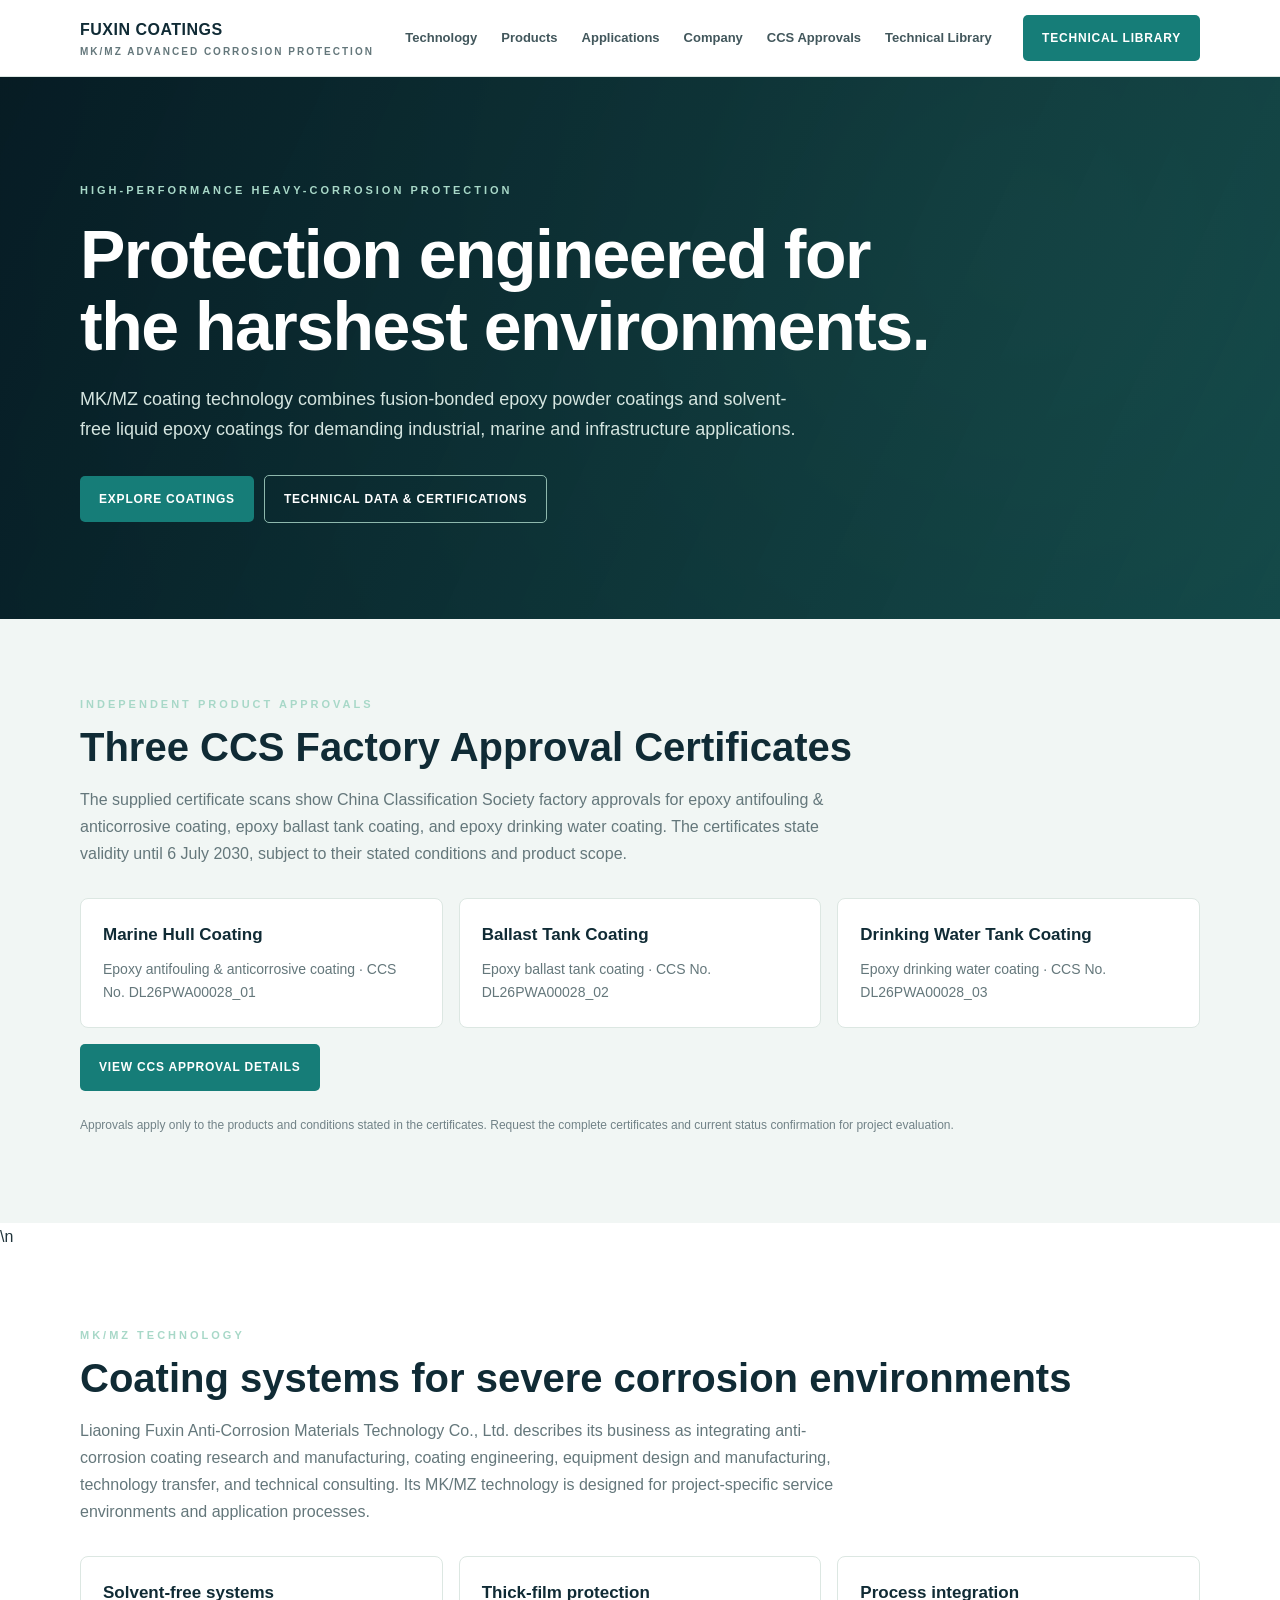
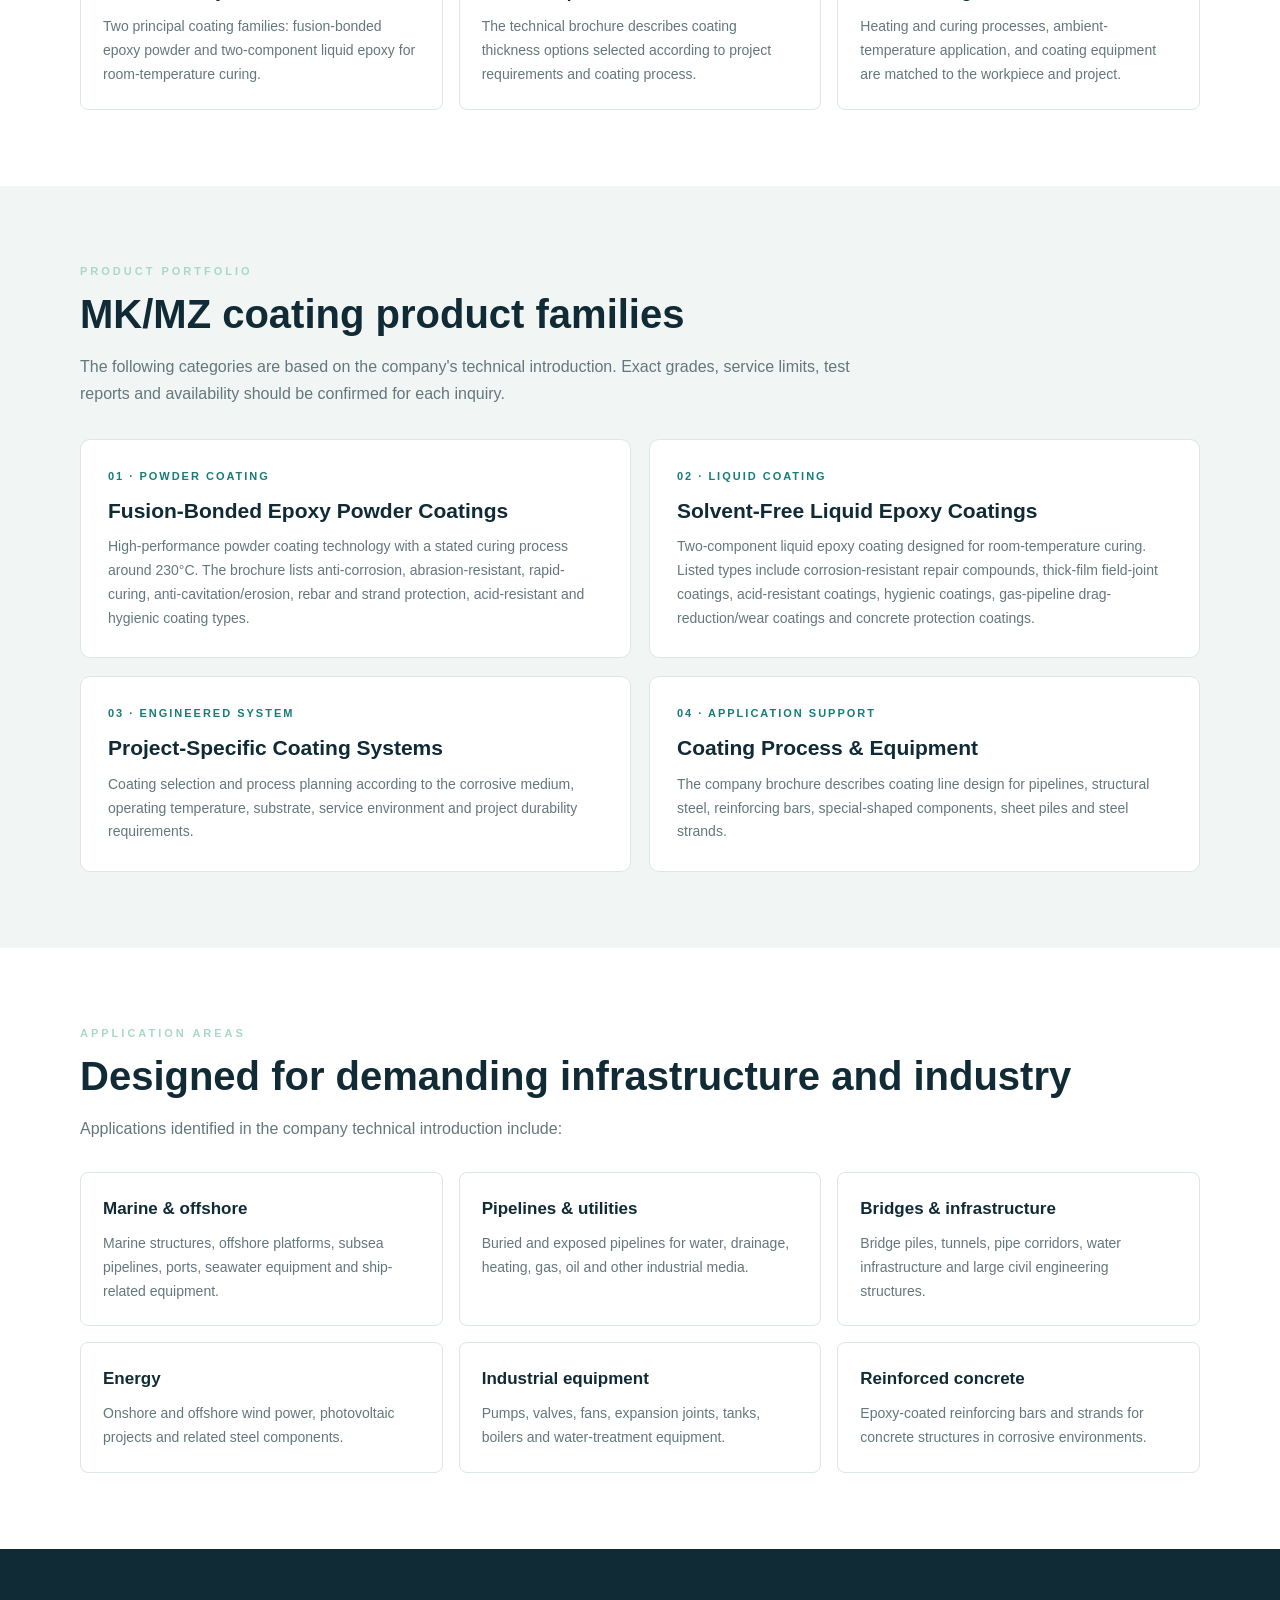
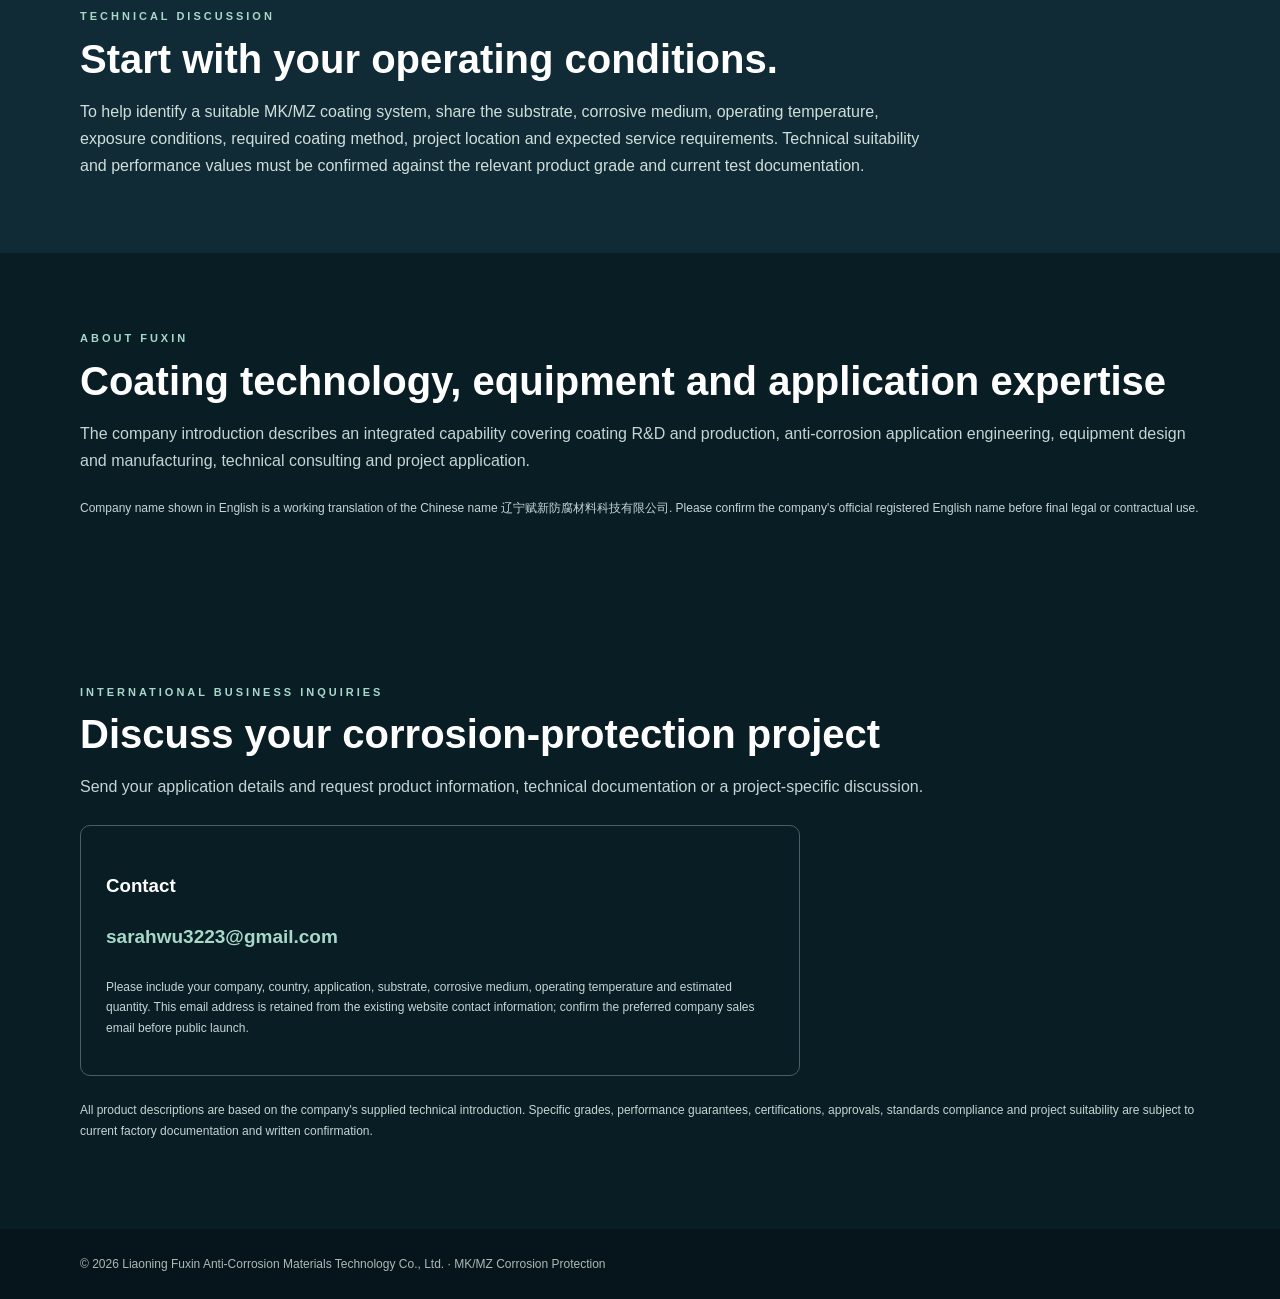
<file: coatings/index.html>
<!doctype html>
<html lang="en">
<head>
<meta charset="utf-8"><meta name="viewport" content="width=device-width,initial-scale=1">
<meta name="description" content="MK/MZ high-performance heavy-corrosion protection: fusion-bonded epoxy powder coatings and solvent-free liquid epoxy coatings by Liaoning Fuxin Anti-Corrosion Materials Technology Co., Ltd.">
<meta name="theme-color" content="#102b35">
<title>FUXIN COATINGS | MK/MZ Anti-Corrosion Solutions</title>
<style>
:root{--navy:#102b35;--deep:#091d25;--teal:#167d78;--mint:#a8d8c8;--ink:#20343b;--muted:#64777b;--pale:#f1f6f4;--line:#dce7e2;--white:#fff}
*{box-sizing:border-box}html{scroll-behavior:smooth}body{margin:0;font:16px/1.7 Arial,Helvetica,sans-serif;color:var(--ink)}a{color:inherit;text-decoration:none}.wrap{width:min(1120px,calc(100% - 40px));margin:auto}
header{position:sticky;top:0;z-index:5;background:#fff;border-bottom:1px solid var(--line)}.nav{min-height:76px;display:flex;align-items:center;justify-content:space-between;gap:24px}.brand{font-size:16px;font-weight:800;letter-spacing:.5px;color:var(--navy)}.brand small{display:block;font-size:10px;letter-spacing:2px;color:var(--muted);font-weight:700}nav{display:flex;gap:24px;font-size:13px;font-weight:700;color:#42575c}.btn{display:inline-block;padding:13px 19px;background:var(--teal);color:white;border-radius:5px;font-size:12px;font-weight:800;letter-spacing:.8px}.btn.alt{background:transparent;border:1px solid #8eb8ad;color:white}
.hero{background:linear-gradient(115deg,rgba(6,27,35,.96),rgba(14,68,69,.88)),radial-gradient(circle at 80% 30%,#5b9b83,#102b35);color:#fff;padding:104px 0 96px}.eyebrow{font-size:11px;font-weight:800;letter-spacing:3px;color:var(--mint)}h1{font-size:clamp(40px,6vw,68px);line-height:1.06;letter-spacing:-1.5px;max-width:850px;margin:18px 0}.hero p{font-size:18px;max-width:720px;color:#d5e5e0;margin:22px 0 30px}.hero .btn{margin-right:10px}
.section{padding:76px 0}.pale{background:var(--pale)}h2{font-size:clamp(28px,4vw,40px);line-height:1.15;color:var(--navy);margin:10px 0 16px}.lead{max-width:780px;color:var(--muted)}.grid{display:grid;grid-template-columns:repeat(2,1fr);gap:18px;margin-top:32px}.card{padding:27px;border:1px solid var(--line);border-radius:10px;background:#fff}.num{font-size:11px;color:var(--teal);font-weight:800;letter-spacing:2px}.card h3{font-size:21px;color:var(--navy);margin:7px 0}.card p{font-size:14px;color:var(--muted);margin:0}.three{display:grid;grid-template-columns:repeat(3,1fr);gap:16px;margin-top:30px}.tile{background:#fff;padding:22px;border-radius:8px;border:1px solid var(--line)}.tile h3{margin:0 0 8px;color:var(--navy);font-size:17px}.tile p{margin:0;color:var(--muted);font-size:14px}
.band{background:var(--navy);color:#fff;padding:58px 0}.band h2{color:#fff}.band p{color:#d0dedb;max-width:850px}.contact{background:var(--deep);color:#fff}.contact h2{color:#fff}.contact p{color:#c5d5d2}.contactbox{border:1px solid #476067;border-radius:10px;padding:25px;max-width:720px;margin-top:25px}.email{font-size:19px;color:var(--mint);font-weight:700}footer{background:#06151b;color:#a8bbb7;padding:25px 0;font-size:12px}
.note{font-size:12px;color:#718287;margin-top:24px}.list{padding-left:19px;color:var(--muted)}.list li{margin:6px 0}
@media(max-width:760px){nav{display:none}.grid,.three{grid-template-columns:1fr}.hero{padding:76px 0}.section{padding:56px 0}.nav{min-height:68px}}
</style></head>
<body>
<header><div class="wrap nav"><a class="brand" href="#top">FUXIN COATINGS<small>MK/MZ ADVANCED CORROSION PROTECTION</small></a><nav><a href="#technology">Technology</a><a href="#products">Products</a><a href="#applications">Applications</a><a href="#company">Company</a><a href="technical-library.html#ccs-approvals">CCS Approvals</a><a href="technical-library.html">Technical Library</a></nav><a class="btn" href="technical-library.html">TECHNICAL LIBRARY</a></div></header>
<main id="top">
<section class="hero"><div class="wrap"><div class="eyebrow">HIGH-PERFORMANCE HEAVY-CORROSION PROTECTION</div><h1>Protection engineered for the harshest environments.</h1><p>MK/MZ coating technology combines fusion-bonded epoxy powder coatings and solvent-free liquid epoxy coatings for demanding industrial, marine and infrastructure applications.</p><a class="btn" href="#products">EXPLORE COATINGS</a><a class="btn alt" href="technical-library.html">TECHNICAL DATA &amp; CERTIFICATIONS</a></div></section>
<section class="section pale"><div class="wrap"><div class="eyebrow">INDEPENDENT PRODUCT APPROVALS</div><h2>Three CCS Factory Approval Certificates</h2><p class="lead">The supplied certificate scans show China Classification Society factory approvals for epoxy antifouling &amp; anticorrosive coating, epoxy ballast tank coating, and epoxy drinking water coating. The certificates state validity until 6 July 2030, subject to their stated conditions and product scope.</p><div class="three"><article class="tile"><h3>Marine Hull Coating</h3><p>Epoxy antifouling &amp; anticorrosive coating · CCS No. DL26PWA00028_01</p></article><article class="tile"><h3>Ballast Tank Coating</h3><p>Epoxy ballast tank coating · CCS No. DL26PWA00028_02</p></article><article class="tile"><h3>Drinking Water Tank Coating</h3><p>Epoxy drinking water coating · CCS No. DL26PWA00028_03</p></article></div><p><a class="btn" href="technical-library.html#ccs-approvals">VIEW CCS APPROVAL DETAILS</a></p><p class="note">Approvals apply only to the products and conditions stated in the certificates. Request the complete certificates and current status confirmation for project evaluation.</p></div></section>\n<section class="section" id="technology"><div class="wrap"><div class="eyebrow">MK/MZ TECHNOLOGY</div><h2>Coating systems for severe corrosion environments</h2><p class="lead">Liaoning Fuxin Anti-Corrosion Materials Technology Co., Ltd. describes its business as integrating anti-corrosion coating research and manufacturing, coating engineering, equipment design and manufacturing, technology transfer, and technical consulting. Its MK/MZ technology is designed for project-specific service environments and application processes.</p>
<div class="three"><article class="tile"><h3>Solvent-free systems</h3><p>Two principal coating families: fusion-bonded epoxy powder and two-component liquid epoxy for room-temperature curing.</p></article><article class="tile"><h3>Thick-film protection</h3><p>The technical brochure describes coating thickness options selected according to project requirements and coating process.</p></article><article class="tile"><h3>Process integration</h3><p>Heating and curing processes, ambient-temperature application, and coating equipment are matched to the workpiece and project.</p></article></div></div></section>
<section class="section pale" id="products"><div class="wrap"><div class="eyebrow">PRODUCT PORTFOLIO</div><h2>MK/MZ coating product families</h2><p class="lead">The following categories are based on the company's technical introduction. Exact grades, service limits, test reports and availability should be confirmed for each inquiry.</p>
<div class="grid">
<article class="card"><div class="num">01 · POWDER COATING</div><h3>Fusion-Bonded Epoxy Powder Coatings</h3><p>High-performance powder coating technology with a stated curing process around 230°C. The brochure lists anti-corrosion, abrasion-resistant, rapid-curing, anti-cavitation/erosion, rebar and strand protection, acid-resistant and hygienic coating types.</p></article>
<article class="card"><div class="num">02 · LIQUID COATING</div><h3>Solvent-Free Liquid Epoxy Coatings</h3><p>Two-component liquid epoxy coating designed for room-temperature curing. Listed types include corrosion-resistant repair compounds, thick-film field-joint coatings, acid-resistant coatings, hygienic coatings, gas-pipeline drag-reduction/wear coatings and concrete protection coatings.</p></article>
<article class="card"><div class="num">03 · ENGINEERED SYSTEM</div><h3>Project-Specific Coating Systems</h3><p>Coating selection and process planning according to the corrosive medium, operating temperature, substrate, service environment and project durability requirements.</p></article>
<article class="card"><div class="num">04 · APPLICATION SUPPORT</div><h3>Coating Process &amp; Equipment</h3><p>The company brochure describes coating line design for pipelines, structural steel, reinforcing bars, special-shaped components, sheet piles and steel strands.</p></article>
</div></div></section>
<section class="section" id="applications"><div class="wrap"><div class="eyebrow">APPLICATION AREAS</div><h2>Designed for demanding infrastructure and industry</h2><p class="lead">Applications identified in the company technical introduction include:</p>
<div class="three"><article class="tile"><h3>Marine &amp; offshore</h3><p>Marine structures, offshore platforms, subsea pipelines, ports, seawater equipment and ship-related equipment.</p></article><article class="tile"><h3>Pipelines &amp; utilities</h3><p>Buried and exposed pipelines for water, drainage, heating, gas, oil and other industrial media.</p></article><article class="tile"><h3>Bridges &amp; infrastructure</h3><p>Bridge piles, tunnels, pipe corridors, water infrastructure and large civil engineering structures.</p></article><article class="tile"><h3>Energy</h3><p>Onshore and offshore wind power, photovoltaic projects and related steel components.</p></article><article class="tile"><h3>Industrial equipment</h3><p>Pumps, valves, fans, expansion joints, tanks, boilers and water-treatment equipment.</p></article><article class="tile"><h3>Reinforced concrete</h3><p>Epoxy-coated reinforcing bars and strands for concrete structures in corrosive environments.</p></article></div></div></section>
<section class="band"><div class="wrap"><div class="eyebrow">TECHNICAL DISCUSSION</div><h2>Start with your operating conditions.</h2><p>To help identify a suitable MK/MZ coating system, share the substrate, corrosive medium, operating temperature, exposure conditions, required coating method, project location and expected service requirements. Technical suitability and performance values must be confirmed against the relevant product grade and current test documentation.</p></div></section>
<section class="section contact" id="company"><div class="wrap"><div class="eyebrow">ABOUT FUXIN</div><h2>Coating technology, equipment and application expertise</h2><p>The company introduction describes an integrated capability covering coating R&amp;D and production, anti-corrosion application engineering, equipment design and manufacturing, technical consulting and project application.</p><p class="note">Company name shown in English is a working translation of the Chinese name 辽宁赋新防腐材料科技有限公司. Please confirm the company's official registered English name before final legal or contractual use.</p></div></section>
<section class="section contact" id="contact"><div class="wrap"><div class="eyebrow">INTERNATIONAL BUSINESS INQUIRIES</div><h2>Discuss your corrosion-protection project</h2><p>Send your application details and request product information, technical documentation or a project-specific discussion.</p><div class="contactbox"><h3>Contact</h3><a class="email" href="mailto:sarahwu3223@gmail.com?subject=MK%2FMZ%20Coating%20Inquiry">sarahwu3223@gmail.com</a><p class="note">Please include your company, country, application, substrate, corrosive medium, operating temperature and estimated quantity. This email address is retained from the existing website contact information; confirm the preferred company sales email before public launch.</p></div><p class="note">All product descriptions are based on the company's supplied technical introduction. Specific grades, performance guarantees, certifications, approvals, standards compliance and project suitability are subject to current factory documentation and written confirmation.</p></div></section>
</main>
<footer><div class="wrap">© 2026 Liaoning Fuxin Anti-Corrosion Materials Technology Co., Ltd. · MK/MZ Corrosion Protection</div></footer>
</body></html>
</file>
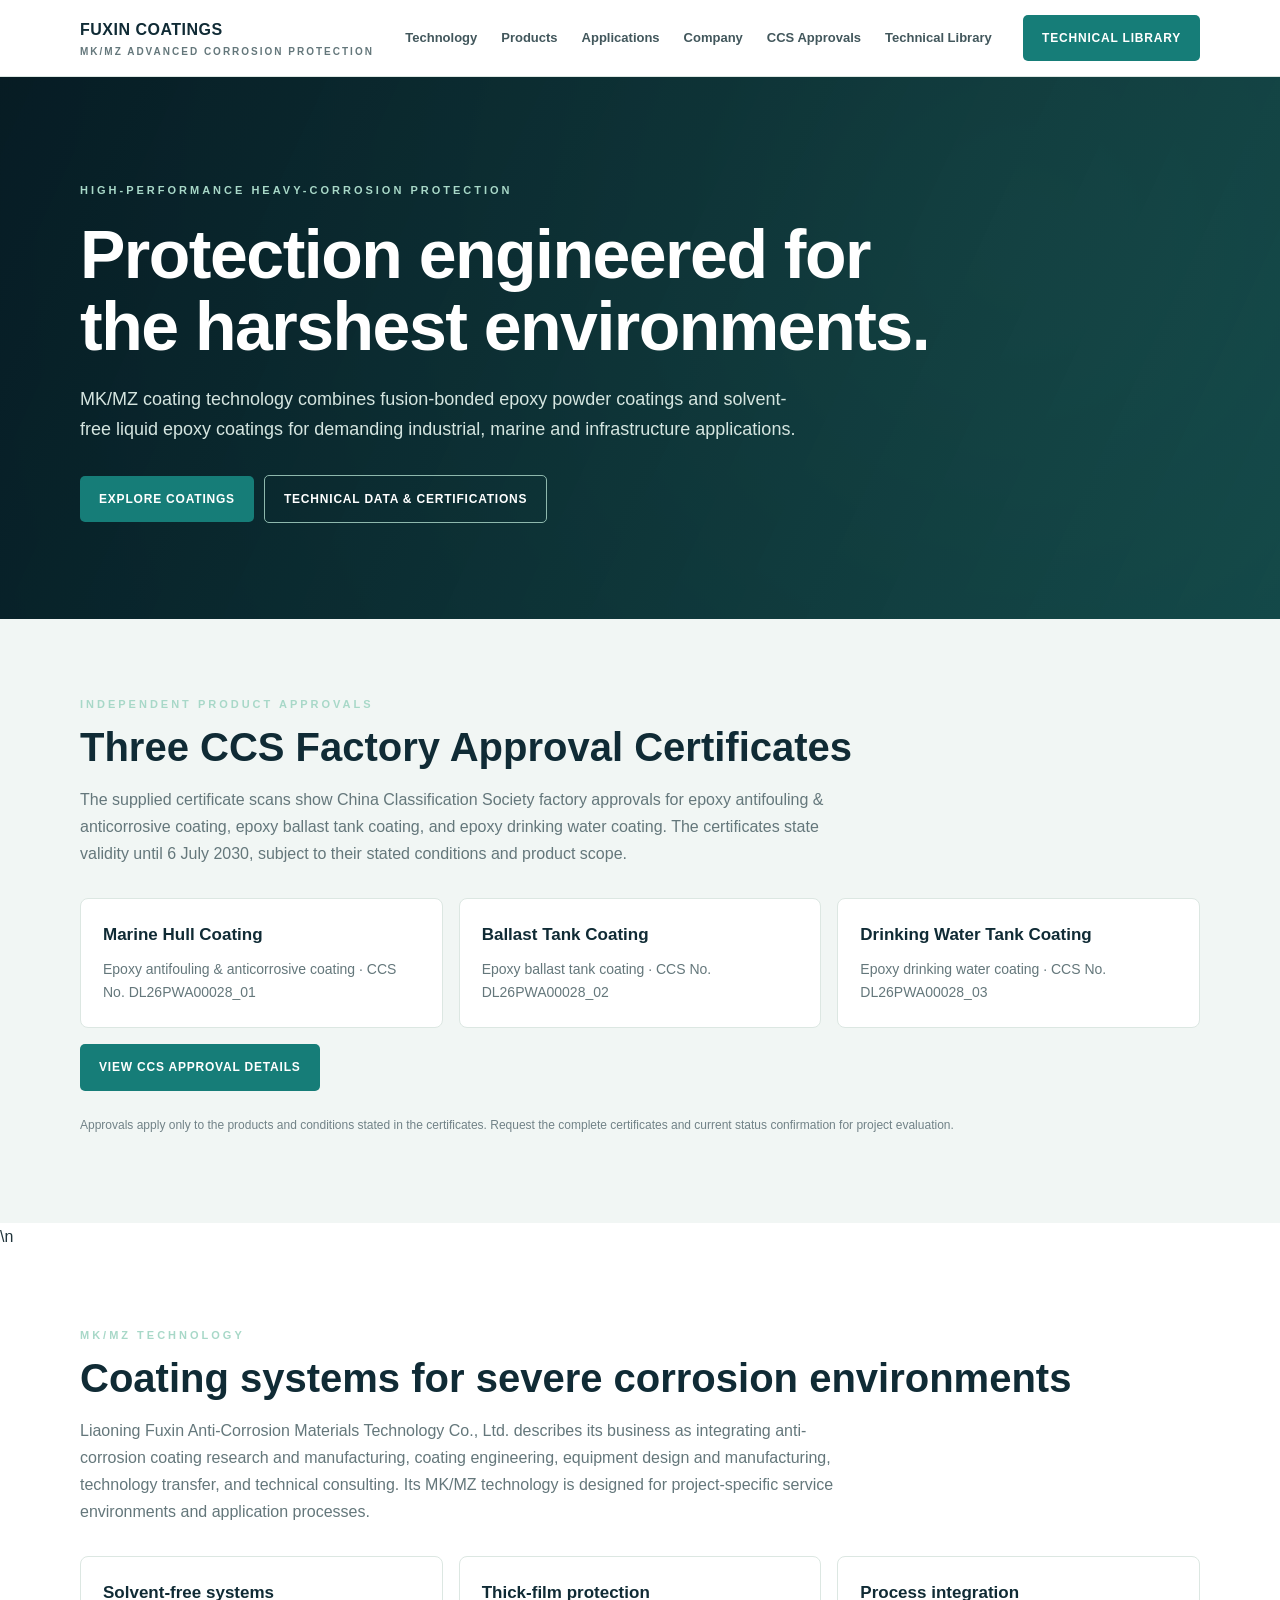
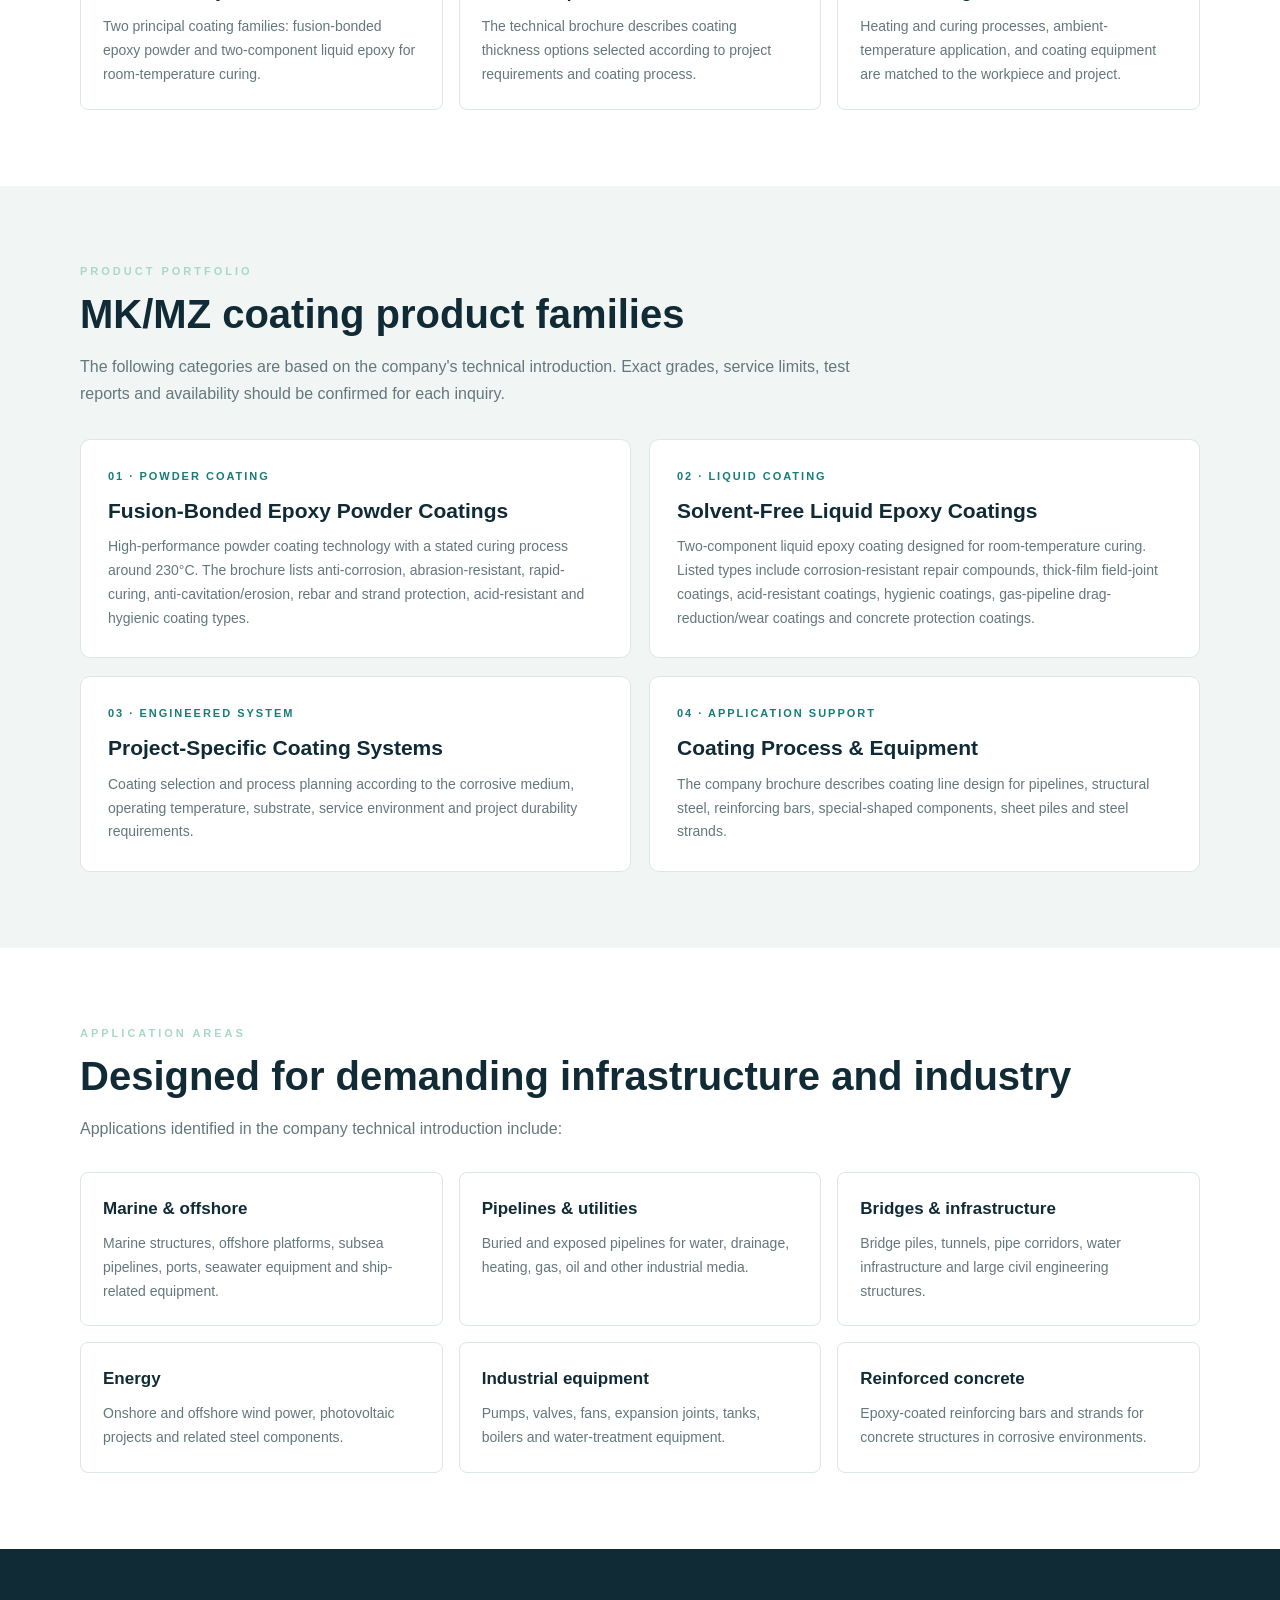
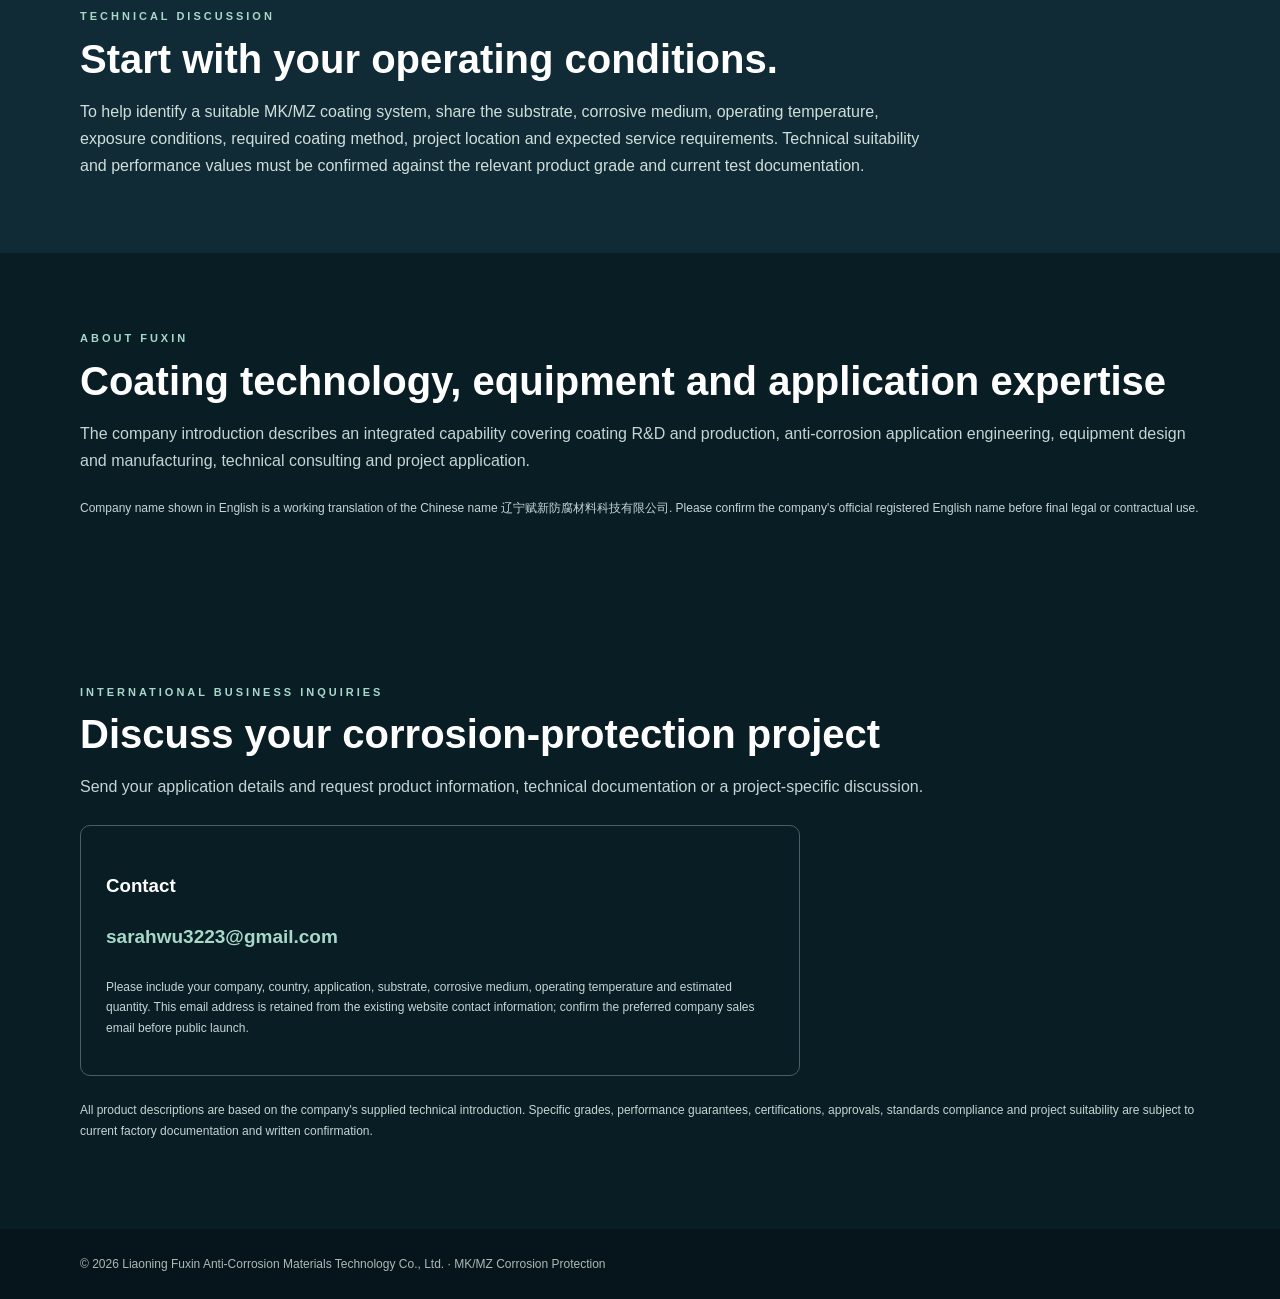
<file: valves/index.html>
<!doctype html><html lang="en"><head><meta charset="utf-8"><meta name="viewport" content="width=device-width,initial-scale=1"><meta http-equiv="refresh" content="0;url=../coatings/"><link rel="canonical" href="../coatings/"><title>Our Product Website Has Moved</title></head><body><p>This website has moved to <a href="../coatings/">MK/MZ Anti-Corrosion Coatings</a>.</p><script>location.replace("../coatings/");</script></body></html>
</file>
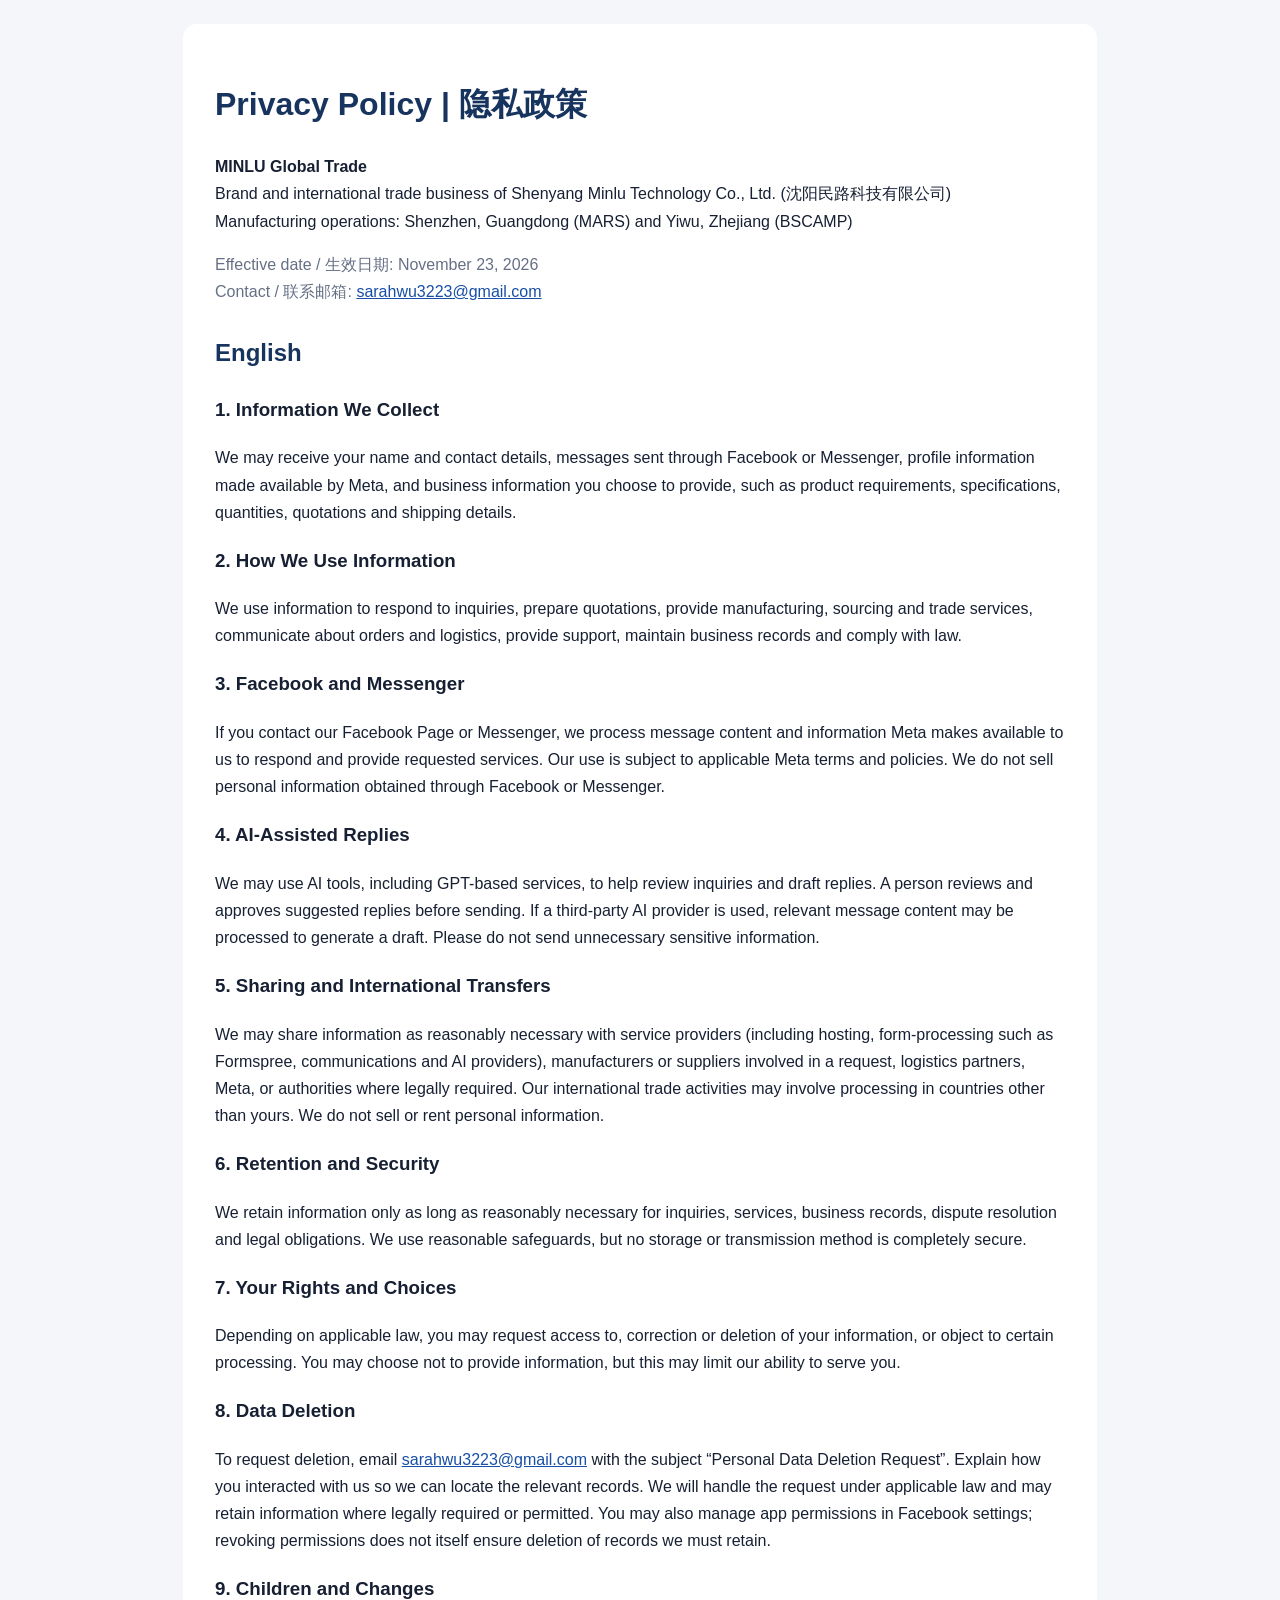
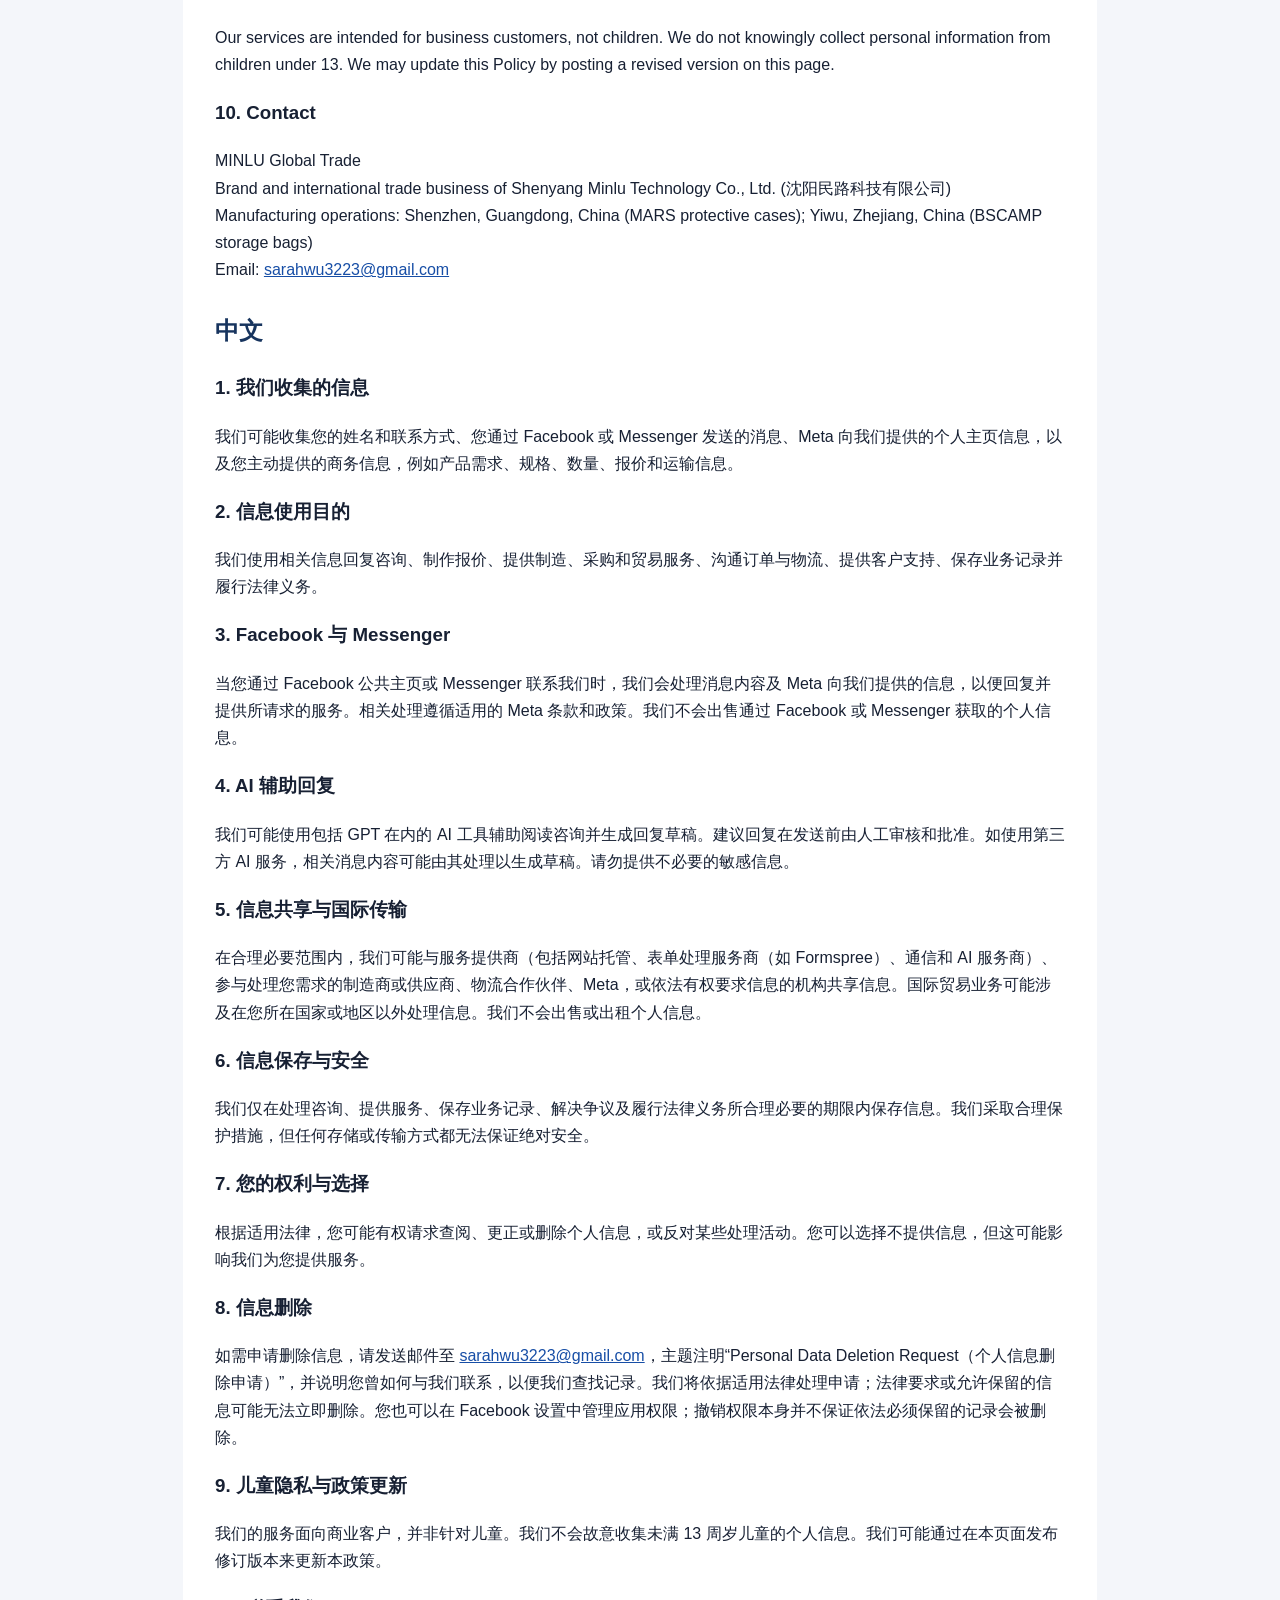
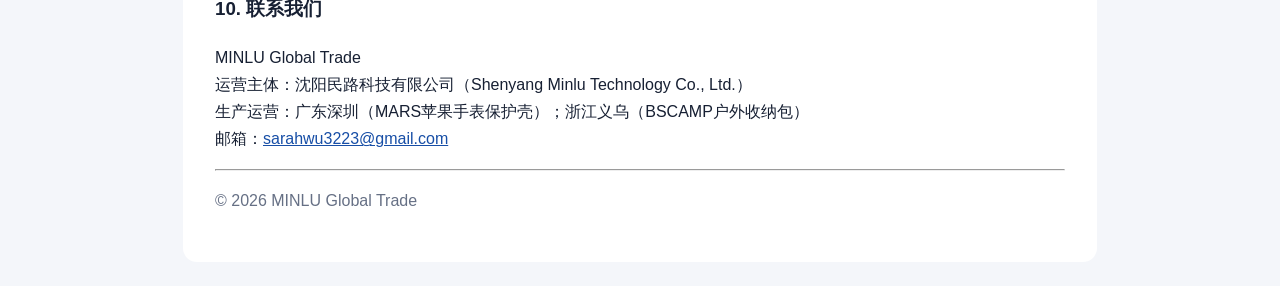
<file: privacy.html>
<!doctype html><html lang="en"><head><meta charset="utf-8"><meta name="viewport" content="width=device-width,initial-scale=1"><meta name="description" content="Privacy Policy for MINLU Global Trade and its operating entity, Shenyang Minlu Technology Co., Ltd."><title>Privacy Policy | MINLU Global Trade</title><style>body{font:16px/1.7 Arial,sans-serif;color:#172033;background:#f4f6fa;margin:0;padding:24px}main{max-width:850px;margin:auto;background:white;padding:32px;border-radius:14px}h1,h2{color:#17345e}a{color:#174ea6}.meta{color:#667085}section{margin-top:28px}</style></head><body><main><h1>Privacy Policy | 隐私政策</h1><p><b>MINLU Global Trade</b><br>Brand and international trade business of Shenyang Minlu Technology Co., Ltd. (沈阳民路科技有限公司)<br>Manufacturing operations: Shenzhen, Guangdong (MARS) and Yiwu, Zhejiang (BSCAMP)</p><p class="meta">Effective date / 生效日期: November 23, 2026<br>Contact / 联系邮箱: <a href="mailto:sarahwu3223@gmail.com">sarahwu3223@gmail.com</a></p>
<section><h2>English</h2>
<h3>1. Information We Collect</h3><p>We may receive your name and contact details, messages sent through Facebook or Messenger, profile information made available by Meta, and business information you choose to provide, such as product requirements, specifications, quantities, quotations and shipping details.</p>
<h3>2. How We Use Information</h3><p>We use information to respond to inquiries, prepare quotations, provide manufacturing, sourcing and trade services, communicate about orders and logistics, provide support, maintain business records and comply with law.</p>
<h3>3. Facebook and Messenger</h3><p>If you contact our Facebook Page or Messenger, we process message content and information Meta makes available to us to respond and provide requested services. Our use is subject to applicable Meta terms and policies. We do not sell personal information obtained through Facebook or Messenger.</p>
<h3>4. AI-Assisted Replies</h3><p>We may use AI tools, including GPT-based services, to help review inquiries and draft replies. A person reviews and approves suggested replies before sending. If a third-party AI provider is used, relevant message content may be processed to generate a draft. Please do not send unnecessary sensitive information.</p>
<h3>5. Sharing and International Transfers</h3><p>We may share information as reasonably necessary with service providers (including hosting, form-processing such as Formspree, communications and AI providers), manufacturers or suppliers involved in a request, logistics partners, Meta, or authorities where legally required. Our international trade activities may involve processing in countries other than yours. We do not sell or rent personal information.</p>
<h3>6. Retention and Security</h3><p>We retain information only as long as reasonably necessary for inquiries, services, business records, dispute resolution and legal obligations. We use reasonable safeguards, but no storage or transmission method is completely secure.</p>
<h3>7. Your Rights and Choices</h3><p>Depending on applicable law, you may request access to, correction or deletion of your information, or object to certain processing. You may choose not to provide information, but this may limit our ability to serve you.</p>
<h3>8. Data Deletion</h3><p>To request deletion, email <a href="mailto:sarahwu3223@gmail.com">sarahwu3223@gmail.com</a> with the subject “Personal Data Deletion Request”. Explain how you interacted with us so we can locate the relevant records. We will handle the request under applicable law and may retain information where legally required or permitted. You may also manage app permissions in Facebook settings; revoking permissions does not itself ensure deletion of records we must retain.</p>
<h3>9. Children and Changes</h3><p>Our services are intended for business customers, not children. We do not knowingly collect personal information from children under 13. We may update this Policy by posting a revised version on this page.</p>
<h3>10. Contact</h3><p>MINLU Global Trade<br>Brand and international trade business of Shenyang Minlu Technology Co., Ltd. (沈阳民路科技有限公司)<br>Manufacturing operations: Shenzhen, Guangdong, China (MARS protective cases); Yiwu, Zhejiang, China (BSCAMP storage bags)<br>Email: <a href="mailto:sarahwu3223@gmail.com">sarahwu3223@gmail.com</a></p></section>
<section><h2>中文</h2>
<h3>1. 我们收集的信息</h3><p>我们可能收集您的姓名和联系方式、您通过 Facebook 或 Messenger 发送的消息、Meta 向我们提供的个人主页信息，以及您主动提供的商务信息，例如产品需求、规格、数量、报价和运输信息。</p>
<h3>2. 信息使用目的</h3><p>我们使用相关信息回复咨询、制作报价、提供制造、采购和贸易服务、沟通订单与物流、提供客户支持、保存业务记录并履行法律义务。</p>
<h3>3. Facebook 与 Messenger</h3><p>当您通过 Facebook 公共主页或 Messenger 联系我们时，我们会处理消息内容及 Meta 向我们提供的信息，以便回复并提供所请求的服务。相关处理遵循适用的 Meta 条款和政策。我们不会出售通过 Facebook 或 Messenger 获取的个人信息。</p>
<h3>4. AI 辅助回复</h3><p>我们可能使用包括 GPT 在内的 AI 工具辅助阅读咨询并生成回复草稿。建议回复在发送前由人工审核和批准。如使用第三方 AI 服务，相关消息内容可能由其处理以生成草稿。请勿提供不必要的敏感信息。</p>
<h3>5. 信息共享与国际传输</h3><p>在合理必要范围内，我们可能与服务提供商（包括网站托管、表单处理服务商（如 Formspree）、通信和 AI 服务商）、参与处理您需求的制造商或供应商、物流合作伙伴、Meta，或依法有权要求信息的机构共享信息。国际贸易业务可能涉及在您所在国家或地区以外处理信息。我们不会出售或出租个人信息。</p>
<h3>6. 信息保存与安全</h3><p>我们仅在处理咨询、提供服务、保存业务记录、解决争议及履行法律义务所合理必要的期限内保存信息。我们采取合理保护措施，但任何存储或传输方式都无法保证绝对安全。</p>
<h3>7. 您的权利与选择</h3><p>根据适用法律，您可能有权请求查阅、更正或删除个人信息，或反对某些处理活动。您可以选择不提供信息，但这可能影响我们为您提供服务。</p>
<h3>8. 信息删除</h3><p>如需申请删除信息，请发送邮件至 <a href="mailto:sarahwu3223@gmail.com">sarahwu3223@gmail.com</a>，主题注明“Personal Data Deletion Request（个人信息删除申请）”，并说明您曾如何与我们联系，以便我们查找记录。我们将依据适用法律处理申请；法律要求或允许保留的信息可能无法立即删除。您也可以在 Facebook 设置中管理应用权限；撤销权限本身并不保证依法必须保留的记录会被删除。</p>
<h3>9. 儿童隐私与政策更新</h3><p>我们的服务面向商业客户，并非针对儿童。我们不会故意收集未满 13 周岁儿童的个人信息。我们可能通过在本页面发布修订版本来更新本政策。</p>
<h3>10. 联系我们</h3><p>MINLU Global Trade<br>运营主体：沈阳民路科技有限公司（Shenyang Minlu Technology Co., Ltd.）<br>生产运营：广东深圳（MARS苹果手表保护壳）；浙江义乌（BSCAMP户外收纳包）<br>邮箱：<a href="mailto:sarahwu3223@gmail.com">sarahwu3223@gmail.com</a></p></section><hr><p class="meta">© 2026 MINLU Global Trade</p></main></body></html>
</file>
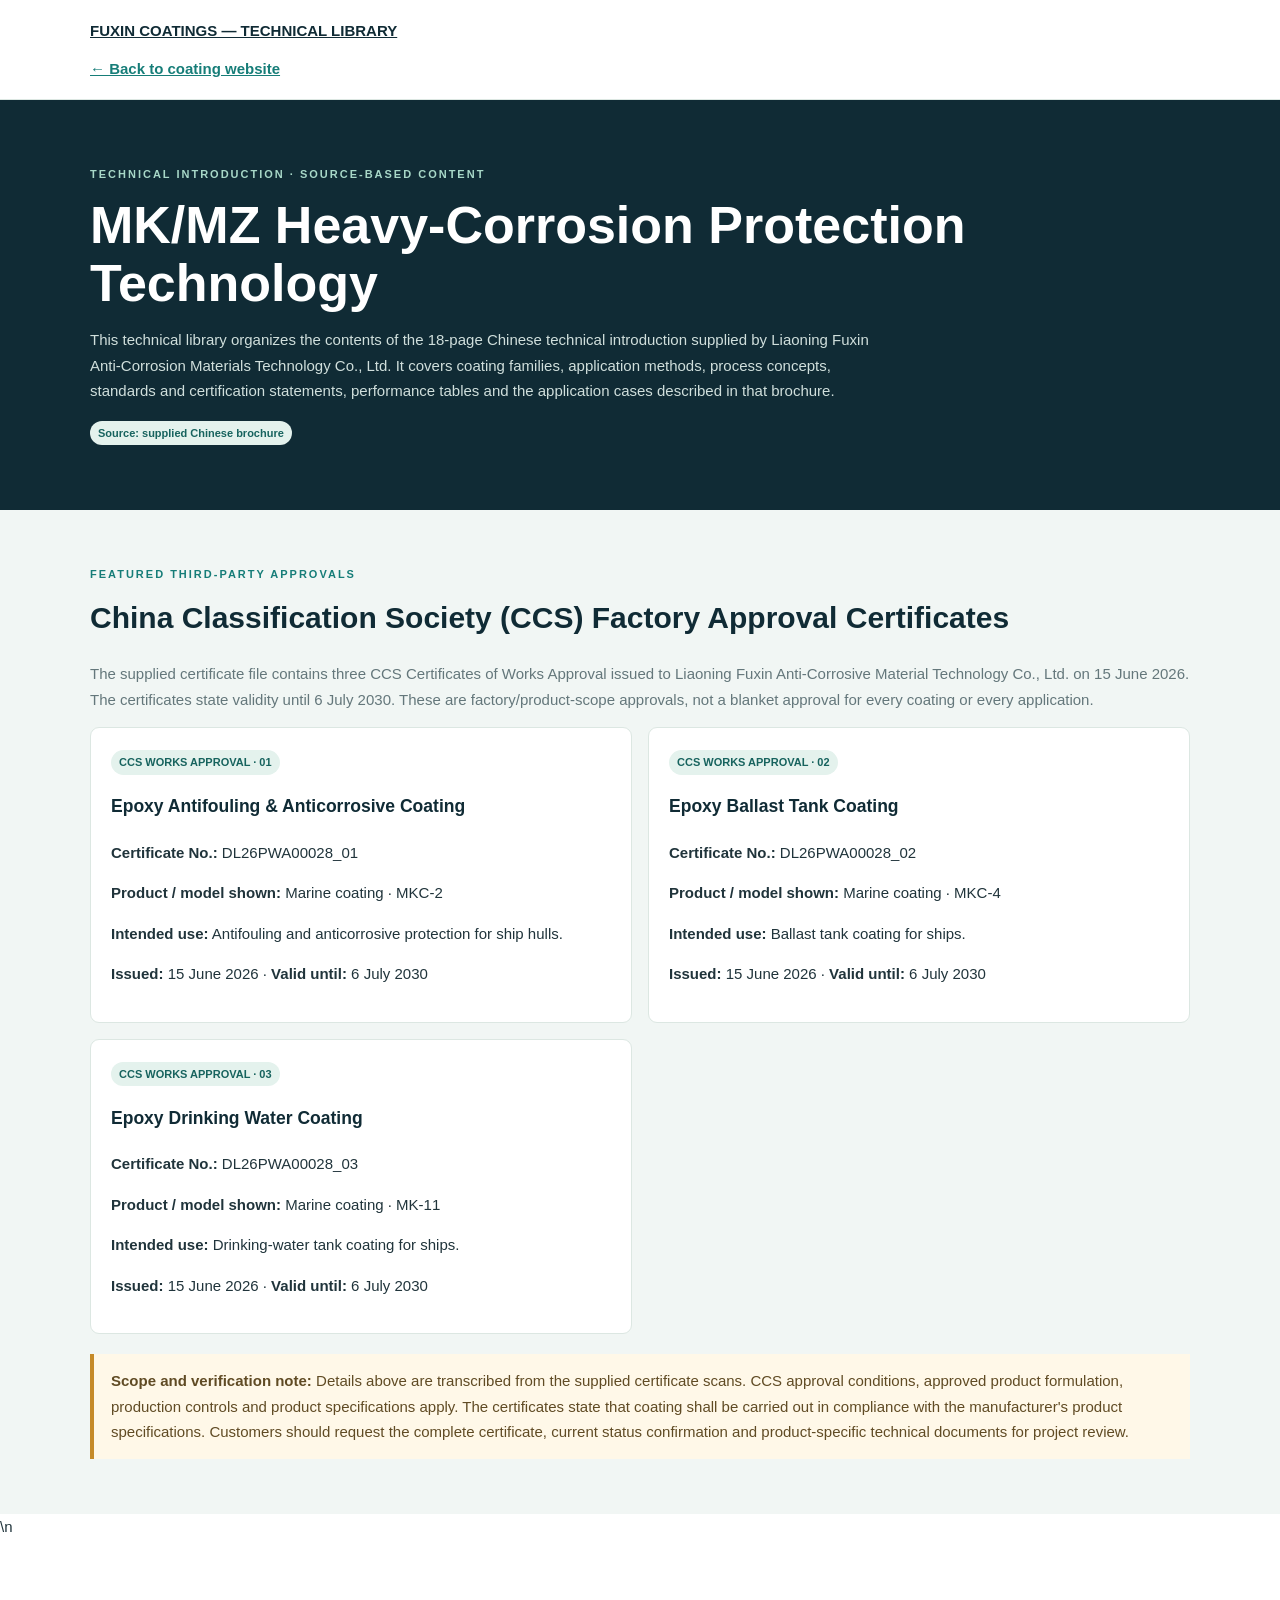
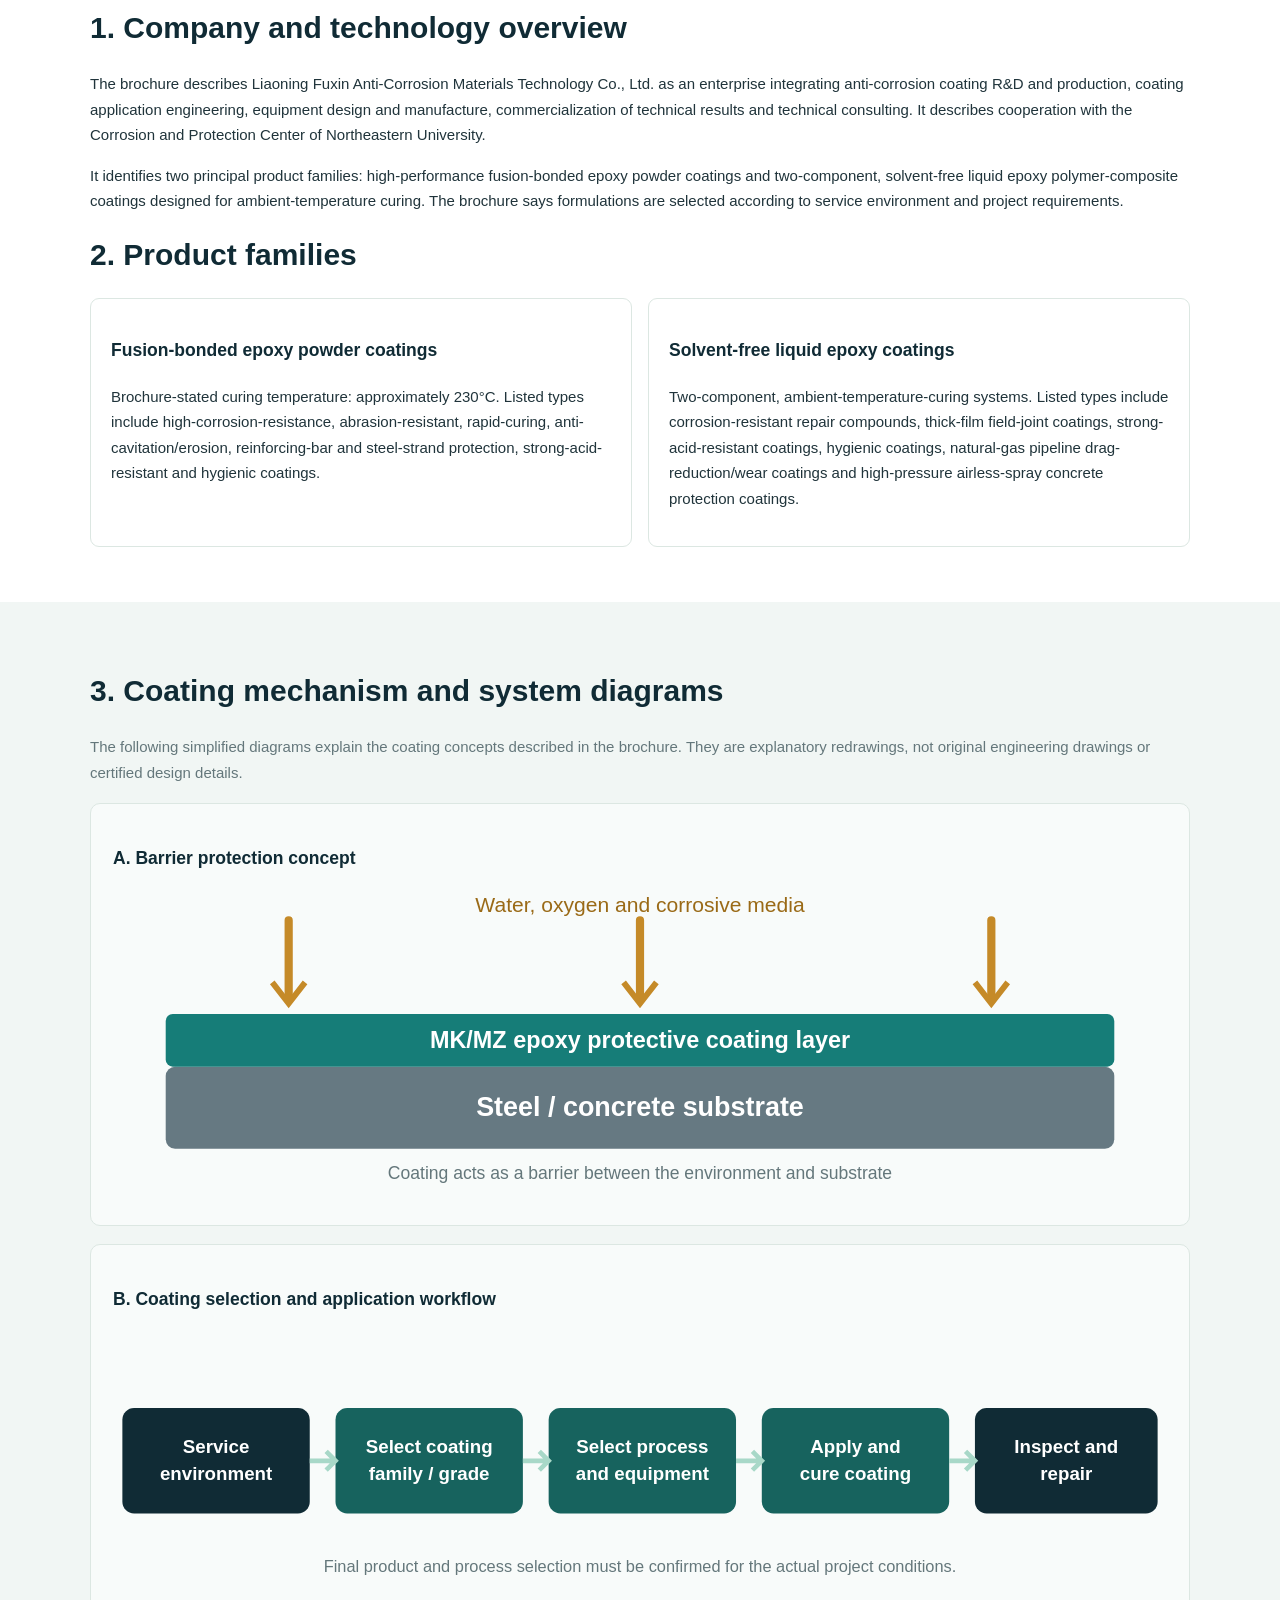
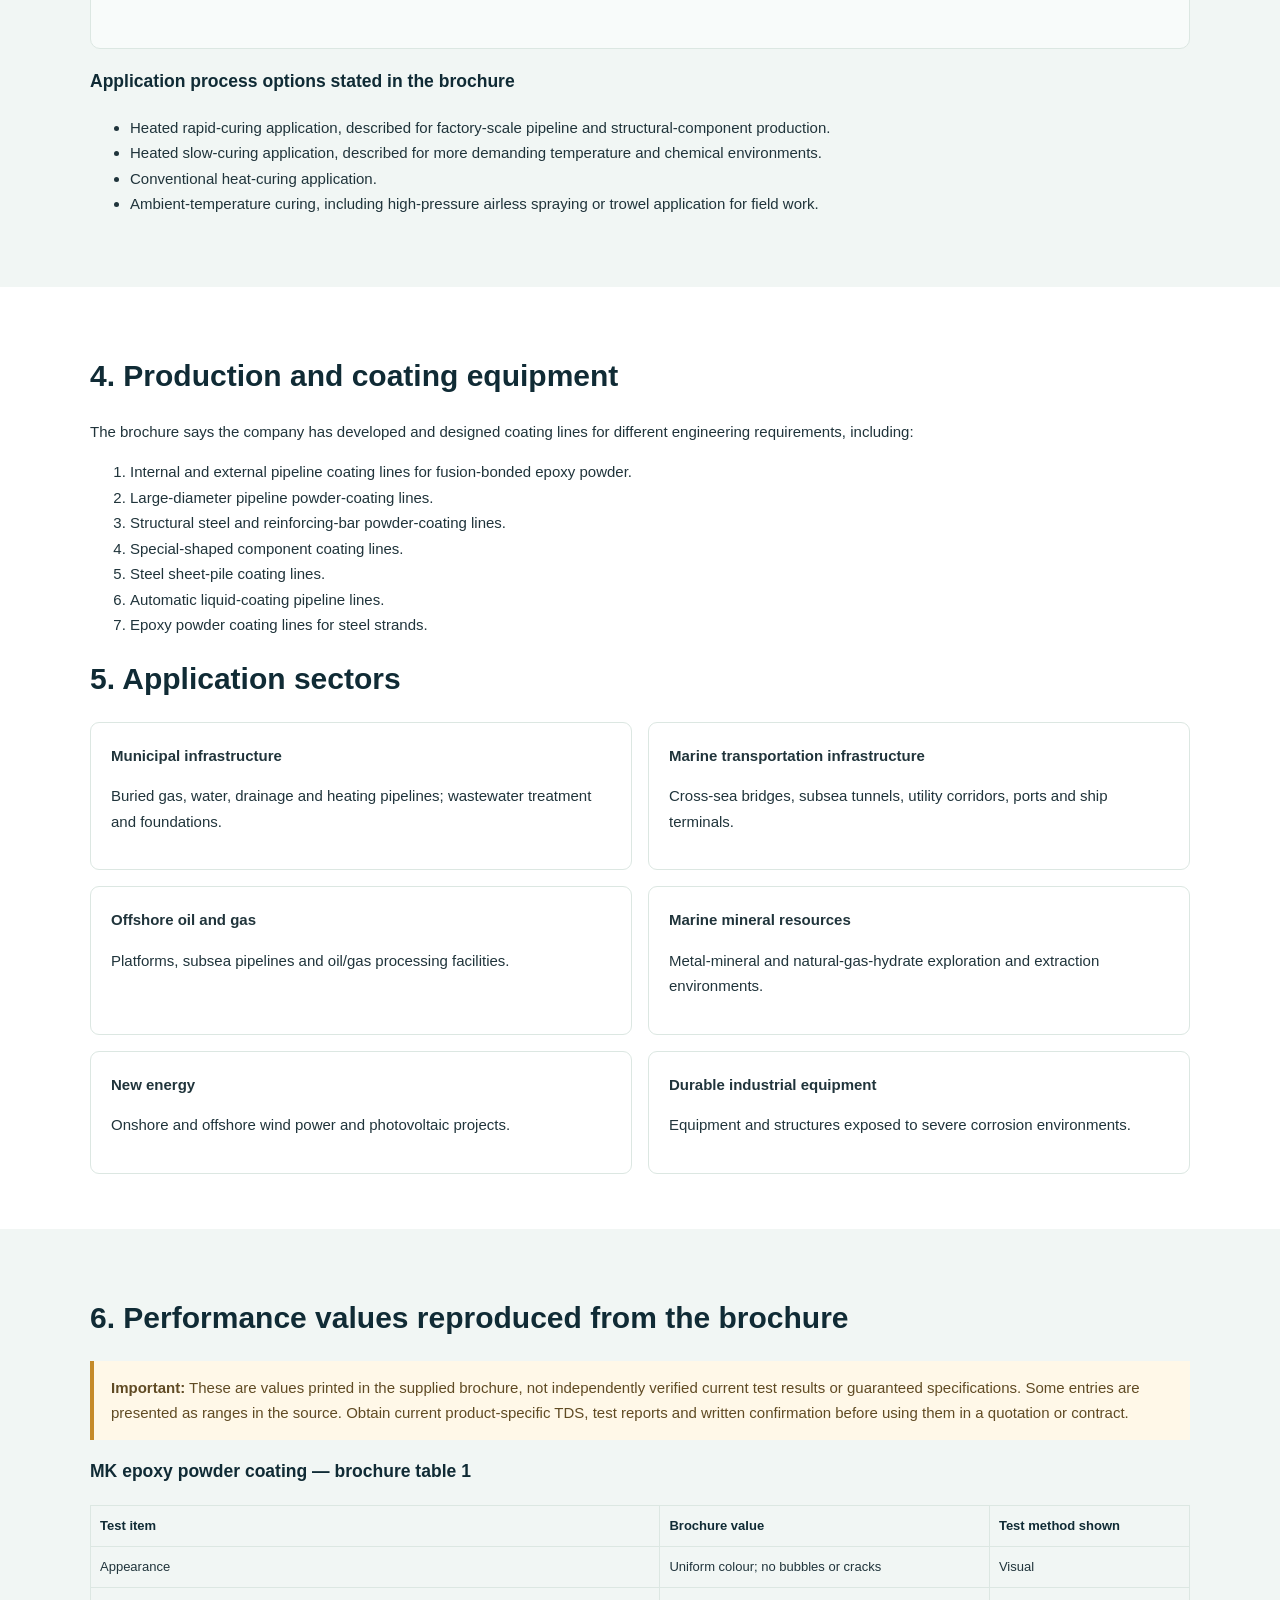
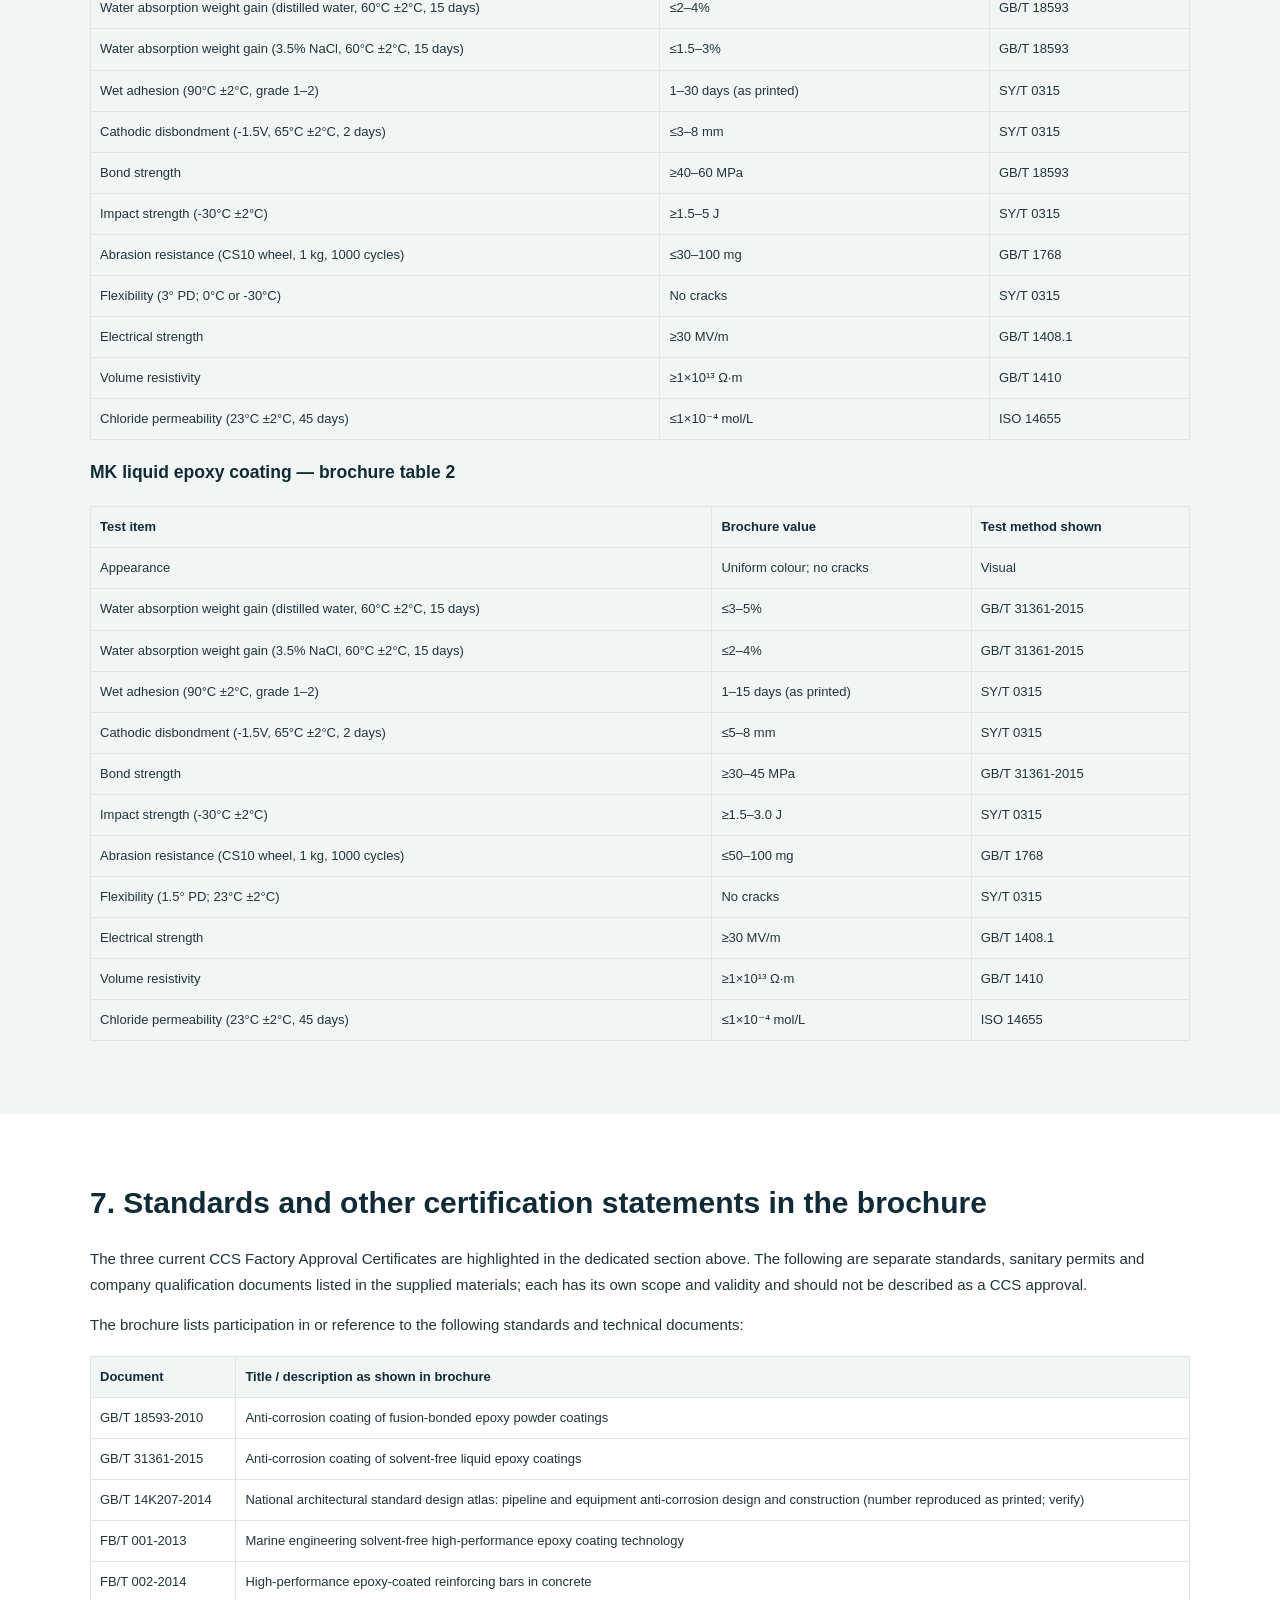
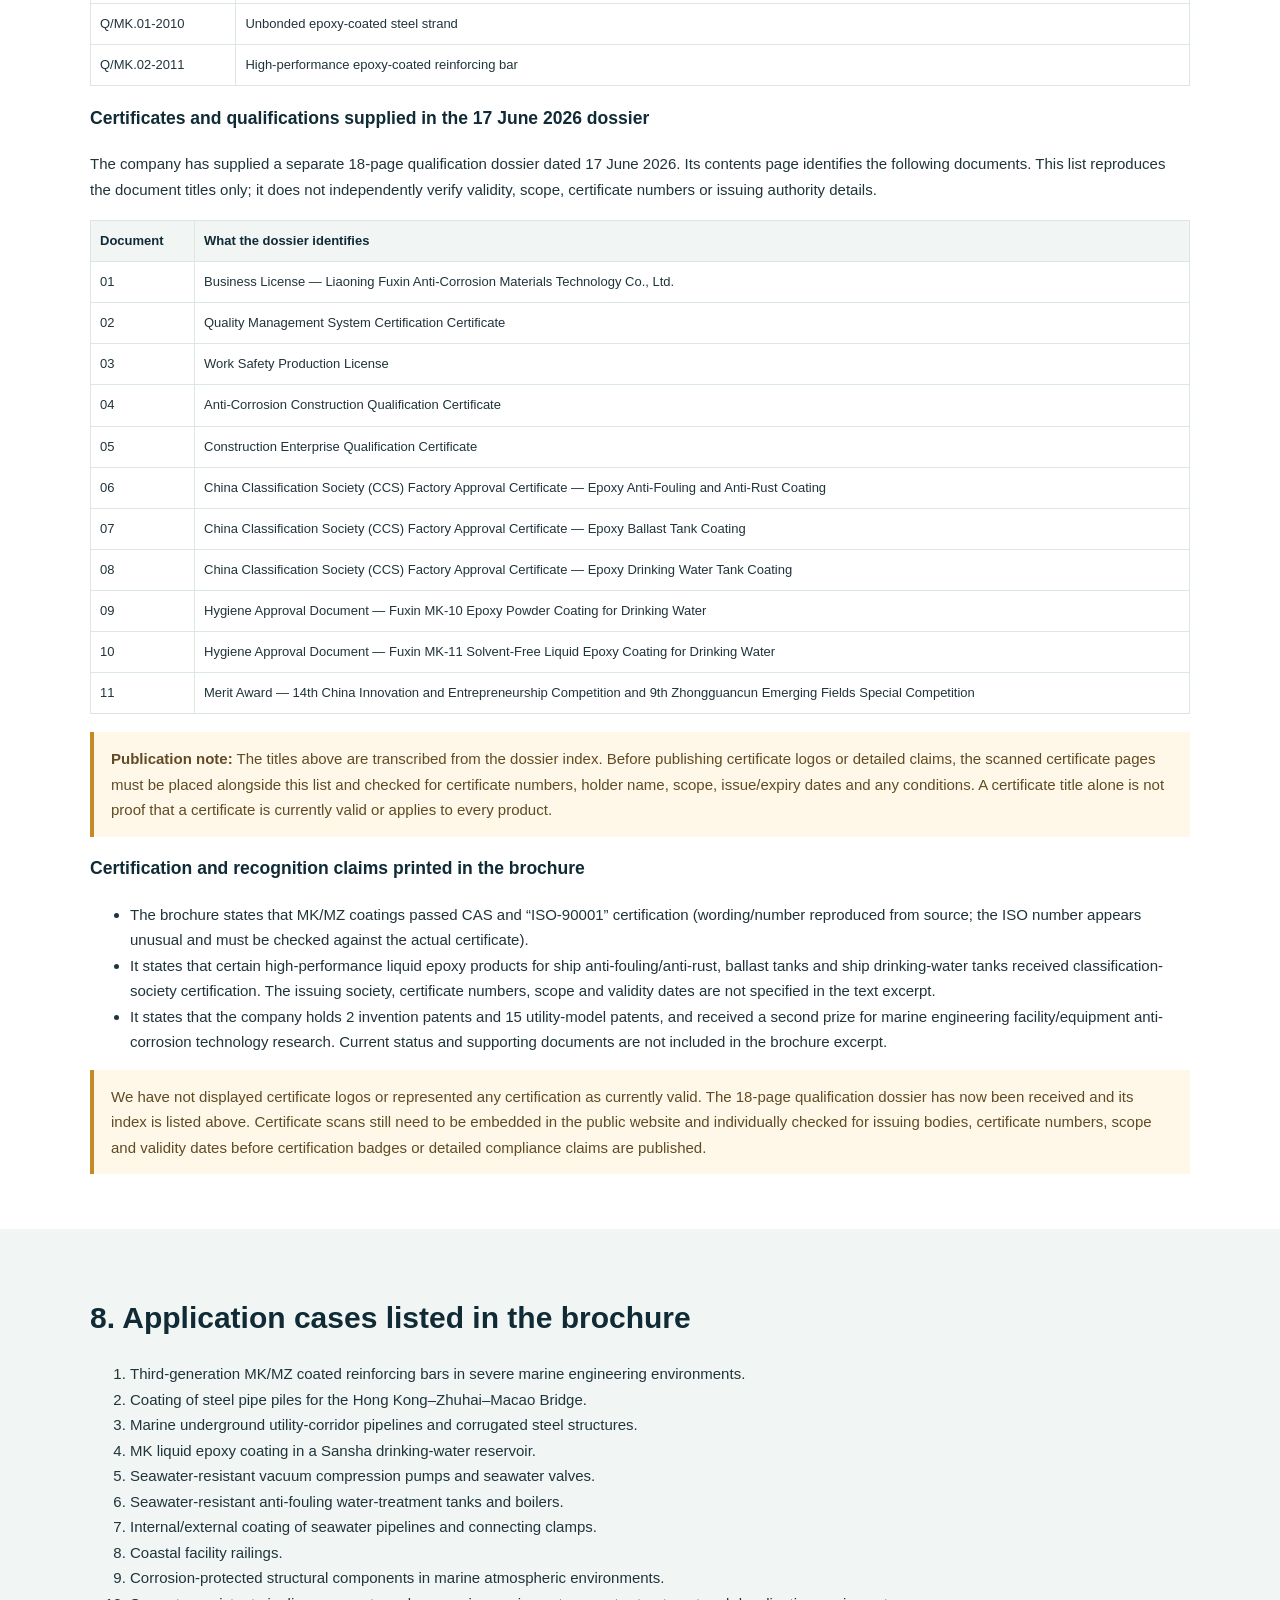
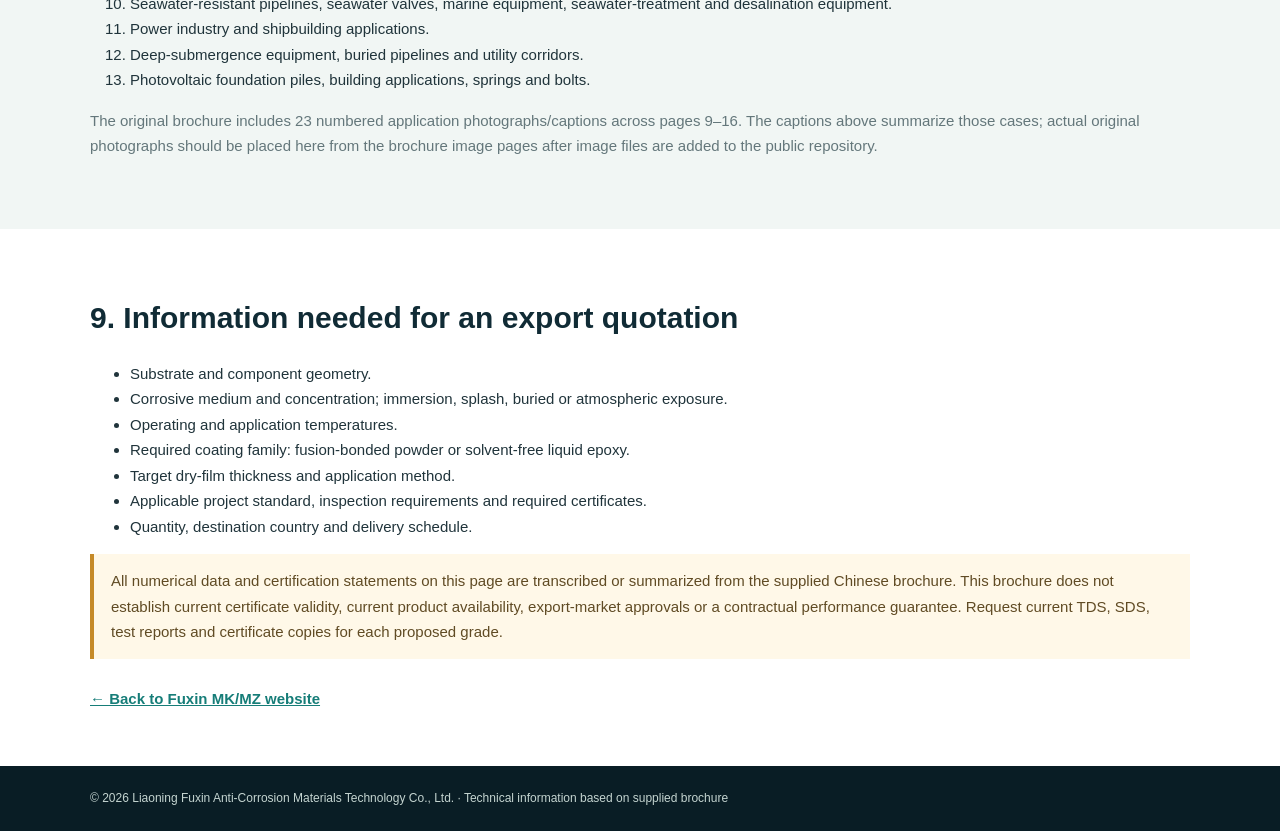
<file: coatings/technical-library.html>
<!doctype html><html lang="en"><head><meta charset="utf-8"><meta name="viewport" content="width=device-width,initial-scale=1"><meta name="description" content="Technical information, coating process diagrams, standards, certifications stated in the supplied brochure, performance tables and application records for MK/MZ anti-corrosion coatings."><title>FUXIN COATINGS | Technical Library</title>
<style>
:root{--n:#102b35;--t:#167d78;--m:#a8d8c8;--ink:#20343b;--muted:#64777b;--p:#f1f6f4;--line:#dce7e2}*{box-sizing:border-box}body{margin:0;font:15px/1.7 Arial,sans-serif;color:var(--ink)}a{color:var(--t)}.wrap{width:min(1100px,calc(100% - 36px));margin:auto}header{padding:18px 0;border-bottom:1px solid var(--line)}.brand{font-weight:800;color:var(--n)}.hero{background:var(--n);color:white;padding:65px 0}.hero h1{font-size:clamp(32px,5vw,52px);line-height:1.12;margin:12px 0}.hero p{color:#d0dfdc;max-width:800px}.eyebrow{font-size:11px;letter-spacing:2px;color:var(--t);font-weight:800}.section{padding:55px 0}h2{font-size:30px;color:var(--n);margin:8px 0 18px}h3{color:var(--n)}.muted{color:var(--muted)}.grid{display:grid;grid-template-columns:repeat(2,1fr);gap:16px}.card{border:1px solid var(--line);border-radius:9px;padding:20px;background:white}.pale{background:var(--p)}table{border-collapse:collapse;width:100%;font-size:13px;margin:18px 0}th,td{border:1px solid var(--line);padding:9px;text-align:left;vertical-align:top}th{background:var(--p);color:var(--n)}.diagram{padding:22px;background:#f8fbfa;border:1px solid var(--line);border-radius:10px;margin:18px 0}.tag{display:inline-block;background:#e4f2ed;color:#17635e;padding:3px 8px;border-radius:20px;font-size:11px;font-weight:700}.warn{background:#fff8e8;border-left:4px solid #c58a28;padding:14px 17px;color:#604b24}.back{display:inline-block;margin-top:12px;color:var(--t);font-weight:bold}footer{background:#091d25;color:#c4d4d0;padding:22px 0;font-size:12px}@media(max-width:700px){.grid{grid-template-columns:1fr}table{display:block;overflow-x:auto;white-space:nowrap}}
</style></head><body>
<header><div class="wrap"><a class="brand" href="../">FUXIN COATINGS — TECHNICAL LIBRARY</a><br><a class="back" href="../">← Back to coating website</a></div></header>
<section class="hero"><div class="wrap"><div class="eyebrow" style="color:#a8d8c8">TECHNICAL INTRODUCTION · SOURCE-BASED CONTENT</div><h1>MK/MZ Heavy-Corrosion Protection Technology</h1><p>This technical library organizes the contents of the 18-page Chinese technical introduction supplied by Liaoning Fuxin Anti-Corrosion Materials Technology Co., Ltd. It covers coating families, application methods, process concepts, standards and certification statements, performance tables and the application cases described in that brochure.</p><span class="tag">Source: supplied Chinese brochure</span></div></section>
<section class="section pale" id="ccs-approvals"><div class="wrap"><div class="eyebrow">FEATURED THIRD-PARTY APPROVALS</div><h2>China Classification Society (CCS) Factory Approval Certificates</h2><p class="muted">The supplied certificate file contains three CCS Certificates of Works Approval issued to Liaoning Fuxin Anti-Corrosive Material Technology Co., Ltd. on 15 June 2026. The certificates state validity until 6 July 2030. These are factory/product-scope approvals, not a blanket approval for every coating or every application.</p><div class="grid"><article class="card"><span class="tag">CCS WORKS APPROVAL · 01</span><h3>Epoxy Antifouling &amp; Anticorrosive Coating</h3><p><b>Certificate No.:</b> DL26PWA00028_01</p><p><b>Product / model shown:</b> Marine coating · MKC-2</p><p><b>Intended use:</b> Antifouling and anticorrosive protection for ship hulls.</p><p><b>Issued:</b> 15 June 2026 · <b>Valid until:</b> 6 July 2030</p></article><article class="card"><span class="tag">CCS WORKS APPROVAL · 02</span><h3>Epoxy Ballast Tank Coating</h3><p><b>Certificate No.:</b> DL26PWA00028_02</p><p><b>Product / model shown:</b> Marine coating · MKC-4</p><p><b>Intended use:</b> Ballast tank coating for ships.</p><p><b>Issued:</b> 15 June 2026 · <b>Valid until:</b> 6 July 2030</p></article><article class="card"><span class="tag">CCS WORKS APPROVAL · 03</span><h3>Epoxy Drinking Water Coating</h3><p><b>Certificate No.:</b> DL26PWA00028_03</p><p><b>Product / model shown:</b> Marine coating · MK-11</p><p><b>Intended use:</b> Drinking-water tank coating for ships.</p><p><b>Issued:</b> 15 June 2026 · <b>Valid until:</b> 6 July 2030</p></article></div><div class="warn" style="margin-top:20px"><b>Scope and verification note:</b> Details above are transcribed from the supplied certificate scans. CCS approval conditions, approved product formulation, production controls and product specifications apply. The certificates state that coating shall be carried out in compliance with the manufacturer's product specifications. Customers should request the complete certificate, current status confirmation and product-specific technical documents for project review.</div></div></section>\n<section class="section"><div class="wrap"><h2>1. Company and technology overview</h2><p>The brochure describes Liaoning Fuxin Anti-Corrosion Materials Technology Co., Ltd. as an enterprise integrating anti-corrosion coating R&amp;D and production, coating application engineering, equipment design and manufacture, commercialization of technical results and technical consulting. It describes cooperation with the Corrosion and Protection Center of Northeastern University.</p><p>It identifies two principal product families: high-performance fusion-bonded epoxy powder coatings and two-component, solvent-free liquid epoxy polymer-composite coatings designed for ambient-temperature curing. The brochure says formulations are selected according to service environment and project requirements.</p><h2>2. Product families</h2><div class="grid"><article class="card"><h3>Fusion-bonded epoxy powder coatings</h3><p>Brochure-stated curing temperature: approximately 230°C. Listed types include high-corrosion-resistance, abrasion-resistant, rapid-curing, anti-cavitation/erosion, reinforcing-bar and steel-strand protection, strong-acid-resistant and hygienic coatings.</p></article><article class="card"><h3>Solvent-free liquid epoxy coatings</h3><p>Two-component, ambient-temperature-curing systems. Listed types include corrosion-resistant repair compounds, thick-film field-joint coatings, strong-acid-resistant coatings, hygienic coatings, natural-gas pipeline drag-reduction/wear coatings and high-pressure airless-spray concrete protection coatings.</p></article></div></div></section>
<section class="section pale"><div class="wrap"><h2>3. Coating mechanism and system diagrams</h2><p class="muted">The following simplified diagrams explain the coating concepts described in the brochure. They are explanatory redrawings, not original engineering drawings or certified design details.</p>
<div class="diagram"><h3>A. Barrier protection concept</h3><svg viewBox="0 0 900 260" width="100%" role="img" aria-label="Schematic of corrosion barrier coating on steel substrate"><rect x="45" y="150" width="810" height="70" rx="8" fill="#667982"/><text x="450" y="192" text-anchor="middle" fill="white" font-size="23" font-weight="bold">Steel / concrete substrate</text><rect x="45" y="105" width="810" height="45" rx="6" fill="#167d78"/><text x="450" y="134" text-anchor="middle" fill="white" font-size="20" font-weight="bold">MK/MZ epoxy protective coating layer</text><path d="M150 25 L150 92 M450 25 L450 92 M750 25 L750 92" stroke="#c58a28" stroke-width="7" stroke-linecap="round"/><path d="M136 78 L150 96 L164 78 M436 78 L450 96 L464 78 M736 78 L750 96 L764 78" fill="none" stroke="#c58a28" stroke-width="5"/><text x="450" y="18" text-anchor="middle" fill="#9a6a17" font-size="18">Water, oxygen and corrosive media</text><text x="450" y="246" text-anchor="middle" fill="#64777b" font-size="15">Coating acts as a barrier between the environment and substrate</text></svg></div>
<div class="diagram"><h3>B. Coating selection and application workflow</h3><svg viewBox="0 0 900 245" width="100%" role="img" aria-label="Workflow for selecting MK/MZ coating"><g font-size="16" text-anchor="middle" font-weight="bold"><rect x="8" y="65" width="160" height="90" rx="10" fill="#102b35"/><text x="88" y="103" fill="white">Service</text><text x="88" y="126" fill="white">environment</text><rect x="190" y="65" width="160" height="90" rx="10" fill="#17635e"/><text x="270" y="103" fill="white">Select coating</text><text x="270" y="126" fill="white">family / grade</text><rect x="372" y="65" width="160" height="90" rx="10" fill="#17635e"/><text x="452" y="103" fill="white">Select process</text><text x="452" y="126" fill="white">and equipment</text><rect x="554" y="65" width="160" height="90" rx="10" fill="#17635e"/><text x="634" y="103" fill="white">Apply and</text><text x="634" y="126" fill="white">cure coating</text><rect x="736" y="65" width="156" height="90" rx="10" fill="#102b35"/><text x="814" y="103" fill="white">Inspect and</text><text x="814" y="126" fill="white">repair</text></g><g stroke="#a8d8c8" stroke-width="4" fill="none"><path d="M168 110h22m-8 -8l8 8 -8 8 M350 110h22m-8 -8l8 8 -8 8 M532 110h22m-8 -8l8 8 -8 8 M714 110h22m-8 -8l8 8 -8 8"/></g><text x="450" y="205" text-anchor="middle" fill="#64777b" font-size="14">Final product and process selection must be confirmed for the actual project conditions.</text></svg></div>
<h3>Application process options stated in the brochure</h3><ul><li>Heated rapid-curing application, described for factory-scale pipeline and structural-component production.</li><li>Heated slow-curing application, described for more demanding temperature and chemical environments.</li><li>Conventional heat-curing application.</li><li>Ambient-temperature curing, including high-pressure airless spraying or trowel application for field work.</li></ul></div></section>
<section class="section"><div class="wrap"><h2>4. Production and coating equipment</h2><p>The brochure says the company has developed and designed coating lines for different engineering requirements, including:</p><ol><li>Internal and external pipeline coating lines for fusion-bonded epoxy powder.</li><li>Large-diameter pipeline powder-coating lines.</li><li>Structural steel and reinforcing-bar powder-coating lines.</li><li>Special-shaped component coating lines.</li><li>Steel sheet-pile coating lines.</li><li>Automatic liquid-coating pipeline lines.</li><li>Epoxy powder coating lines for steel strands.</li></ol><h2>5. Application sectors</h2><div class="grid"><article class="card"><b>Municipal infrastructure</b><p>Buried gas, water, drainage and heating pipelines; wastewater treatment and foundations.</p></article><article class="card"><b>Marine transportation infrastructure</b><p>Cross-sea bridges, subsea tunnels, utility corridors, ports and ship terminals.</p></article><article class="card"><b>Offshore oil and gas</b><p>Platforms, subsea pipelines and oil/gas processing facilities.</p></article><article class="card"><b>Marine mineral resources</b><p>Metal-mineral and natural-gas-hydrate exploration and extraction environments.</p></article><article class="card"><b>New energy</b><p>Onshore and offshore wind power and photovoltaic projects.</p></article><article class="card"><b>Durable industrial equipment</b><p>Equipment and structures exposed to severe corrosion environments.</p></article></div></div></section>
<section class="section pale"><div class="wrap"><h2>6. Performance values reproduced from the brochure</h2><div class="warn"><b>Important:</b> These are values printed in the supplied brochure, not independently verified current test results or guaranteed specifications. Some entries are presented as ranges in the source. Obtain current product-specific TDS, test reports and written confirmation before using them in a quotation or contract.</div>
<h3>MK epoxy powder coating — brochure table 1</h3><table><thead><tr><th>Test item</th><th>Brochure value</th><th>Test method shown</th></tr></thead><tbody>
<tr><td>Appearance</td><td>Uniform colour; no bubbles or cracks</td><td>Visual</td></tr><tr><td>Water absorption weight gain (distilled water, 60°C ±2°C, 15 days)</td><td>≤2–4%</td><td>GB/T 18593</td></tr><tr><td>Water absorption weight gain (3.5% NaCl, 60°C ±2°C, 15 days)</td><td>≤1.5–3%</td><td>GB/T 18593</td></tr><tr><td>Wet adhesion (90°C ±2°C, grade 1–2)</td><td>1–30 days (as printed)</td><td>SY/T 0315</td></tr><tr><td>Cathodic disbondment (-1.5V, 65°C ±2°C, 2 days)</td><td>≤3–8 mm</td><td>SY/T 0315</td></tr><tr><td>Bond strength</td><td>≥40–60 MPa</td><td>GB/T 18593</td></tr><tr><td>Impact strength (-30°C ±2°C)</td><td>≥1.5–5 J</td><td>SY/T 0315</td></tr><tr><td>Abrasion resistance (CS10 wheel, 1 kg, 1000 cycles)</td><td>≤30–100 mg</td><td>GB/T 1768</td></tr><tr><td>Flexibility (3° PD; 0°C or -30°C)</td><td>No cracks</td><td>SY/T 0315</td></tr><tr><td>Electrical strength</td><td>≥30 MV/m</td><td>GB/T 1408.1</td></tr><tr><td>Volume resistivity</td><td>≥1×10¹³ Ω·m</td><td>GB/T 1410</td></tr><tr><td>Chloride permeability (23°C ±2°C, 45 days)</td><td>≤1×10⁻⁴ mol/L</td><td>ISO 14655</td></tr></tbody></table>
<h3>MK liquid epoxy coating — brochure table 2</h3><table><thead><tr><th>Test item</th><th>Brochure value</th><th>Test method shown</th></tr></thead><tbody>
<tr><td>Appearance</td><td>Uniform colour; no cracks</td><td>Visual</td></tr><tr><td>Water absorption weight gain (distilled water, 60°C ±2°C, 15 days)</td><td>≤3–5%</td><td>GB/T 31361-2015</td></tr><tr><td>Water absorption weight gain (3.5% NaCl, 60°C ±2°C, 15 days)</td><td>≤2–4%</td><td>GB/T 31361-2015</td></tr><tr><td>Wet adhesion (90°C ±2°C, grade 1–2)</td><td>1–15 days (as printed)</td><td>SY/T 0315</td></tr><tr><td>Cathodic disbondment (-1.5V, 65°C ±2°C, 2 days)</td><td>≤5–8 mm</td><td>SY/T 0315</td></tr><tr><td>Bond strength</td><td>≥30–45 MPa</td><td>GB/T 31361-2015</td></tr><tr><td>Impact strength (-30°C ±2°C)</td><td>≥1.5–3.0 J</td><td>SY/T 0315</td></tr><tr><td>Abrasion resistance (CS10 wheel, 1 kg, 1000 cycles)</td><td>≤50–100 mg</td><td>GB/T 1768</td></tr><tr><td>Flexibility (1.5° PD; 23°C ±2°C)</td><td>No cracks</td><td>SY/T 0315</td></tr><tr><td>Electrical strength</td><td>≥30 MV/m</td><td>GB/T 1408.1</td></tr><tr><td>Volume resistivity</td><td>≥1×10¹³ Ω·m</td><td>GB/T 1410</td></tr><tr><td>Chloride permeability (23°C ±2°C, 45 days)</td><td>≤1×10⁻⁴ mol/L</td><td>ISO 14655</td></tr></tbody></table></div></section>
<section class="section"><div class="wrap"><h2>7. Standards and other certification statements in the brochure</h2><p>The three current CCS Factory Approval Certificates are highlighted in the dedicated section above. The following are separate standards, sanitary permits and company qualification documents listed in the supplied materials; each has its own scope and validity and should not be described as a CCS approval.</p><p>The brochure lists participation in or reference to the following standards and technical documents:</p><table><thead><tr><th>Document</th><th>Title / description as shown in brochure</th></tr></thead><tbody><tr><td>GB/T 18593-2010</td><td>Anti-corrosion coating of fusion-bonded epoxy powder coatings</td></tr><tr><td>GB/T 31361-2015</td><td>Anti-corrosion coating of solvent-free liquid epoxy coatings</td></tr><tr><td>GB/T 14K207-2014</td><td>National architectural standard design atlas: pipeline and equipment anti-corrosion design and construction (number reproduced as printed; verify)</td></tr><tr><td>FB/T 001-2013</td><td>Marine engineering solvent-free high-performance epoxy coating technology</td></tr><tr><td>FB/T 002-2014</td><td>High-performance epoxy-coated reinforcing bars in concrete</td></tr><tr><td>Q/MK.01-2010</td><td>Unbonded epoxy-coated steel strand</td></tr><tr><td>Q/MK.02-2011</td><td>High-performance epoxy-coated reinforcing bar</td></tr></tbody></table>
<h3>Certificates and qualifications supplied in the 17 June 2026 dossier</h3>
<p>The company has supplied a separate 18-page qualification dossier dated 17 June 2026. Its contents page identifies the following documents. This list reproduces the document titles only; it does not independently verify validity, scope, certificate numbers or issuing authority details.</p>
<table><thead><tr><th>Document</th><th>What the dossier identifies</th></tr></thead><tbody>
<tr><td>01</td><td>Business License — Liaoning Fuxin Anti-Corrosion Materials Technology Co., Ltd.</td></tr>
<tr><td>02</td><td>Quality Management System Certification Certificate</td></tr>
<tr><td>03</td><td>Work Safety Production License</td></tr>
<tr><td>04</td><td>Anti-Corrosion Construction Qualification Certificate</td></tr>
<tr><td>05</td><td>Construction Enterprise Qualification Certificate</td></tr>
<tr><td>06</td><td>China Classification Society (CCS) Factory Approval Certificate — Epoxy Anti-Fouling and Anti-Rust Coating</td></tr>
<tr><td>07</td><td>China Classification Society (CCS) Factory Approval Certificate — Epoxy Ballast Tank Coating</td></tr>
<tr><td>08</td><td>China Classification Society (CCS) Factory Approval Certificate — Epoxy Drinking Water Tank Coating</td></tr>
<tr><td>09</td><td>Hygiene Approval Document — Fuxin MK-10 Epoxy Powder Coating for Drinking Water</td></tr>
<tr><td>10</td><td>Hygiene Approval Document — Fuxin MK-11 Solvent-Free Liquid Epoxy Coating for Drinking Water</td></tr>
<tr><td>11</td><td>Merit Award — 14th China Innovation and Entrepreneurship Competition and 9th Zhongguancun Emerging Fields Special Competition</td></tr>
</tbody></table>
<div class="warn"><b>Publication note:</b> The titles above are transcribed from the dossier index. Before publishing certificate logos or detailed claims, the scanned certificate pages must be placed alongside this list and checked for certificate numbers, holder name, scope, issue/expiry dates and any conditions. A certificate title alone is not proof that a certificate is currently valid or applies to every product.</div>
<h3>Certification and recognition claims printed in the brochure</h3><ul><li>The brochure states that MK/MZ coatings passed CAS and “ISO-90001” certification (wording/number reproduced from source; the ISO number appears unusual and must be checked against the actual certificate).</li><li>It states that certain high-performance liquid epoxy products for ship anti-fouling/anti-rust, ballast tanks and ship drinking-water tanks received classification-society certification. The issuing society, certificate numbers, scope and validity dates are not specified in the text excerpt.</li><li>It states that the company holds 2 invention patents and 15 utility-model patents, and received a second prize for marine engineering facility/equipment anti-corrosion technology research. Current status and supporting documents are not included in the brochure excerpt.</li></ul><div class="warn">We have not displayed certificate logos or represented any certification as currently valid. The 18-page qualification dossier has now been received and its index is listed above. Certificate scans still need to be embedded in the public website and individually checked for issuing bodies, certificate numbers, scope and validity dates before certification badges or detailed compliance claims are published.</div></div></section>
<section class="section pale"><div class="wrap"><h2>8. Application cases listed in the brochure</h2><ol><li>Third-generation MK/MZ coated reinforcing bars in severe marine engineering environments.</li><li>Coating of steel pipe piles for the Hong Kong–Zhuhai–Macao Bridge.</li><li>Marine underground utility-corridor pipelines and corrugated steel structures.</li><li>MK liquid epoxy coating in a Sansha drinking-water reservoir.</li><li>Seawater-resistant vacuum compression pumps and seawater valves.</li><li>Seawater-resistant anti-fouling water-treatment tanks and boilers.</li><li>Internal/external coating of seawater pipelines and connecting clamps.</li><li>Coastal facility railings.</li><li>Corrosion-protected structural components in marine atmospheric environments.</li><li>Seawater-resistant pipelines, seawater valves, marine equipment, seawater-treatment and desalination equipment.</li><li>Power industry and shipbuilding applications.</li><li>Deep-submergence equipment, buried pipelines and utility corridors.</li><li>Photovoltaic foundation piles, building applications, springs and bolts.</li></ol><p class="muted">The original brochure includes 23 numbered application photographs/captions across pages 9–16. The captions above summarize those cases; actual original photographs should be placed here from the brochure image pages after image files are added to the public repository.</p></div></section>
<section class="section"><div class="wrap"><h2>9. Information needed for an export quotation</h2><ul><li>Substrate and component geometry.</li><li>Corrosive medium and concentration; immersion, splash, buried or atmospheric exposure.</li><li>Operating and application temperatures.</li><li>Required coating family: fusion-bonded powder or solvent-free liquid epoxy.</li><li>Target dry-film thickness and application method.</li><li>Applicable project standard, inspection requirements and required certificates.</li><li>Quantity, destination country and delivery schedule.</li></ul><p class="warn">All numerical data and certification statements on this page are transcribed or summarized from the supplied Chinese brochure. This brochure does not establish current certificate validity, current product availability, export-market approvals or a contractual performance guarantee. Request current TDS, SDS, test reports and certificate copies for each proposed grade.</p><a class="back" href="../">← Back to Fuxin MK/MZ website</a></div></section>
<footer><div class="wrap">© 2026 Liaoning Fuxin Anti-Corrosion Materials Technology Co., Ltd. · Technical information based on supplied brochure</div></footer></body></html>
</file>
